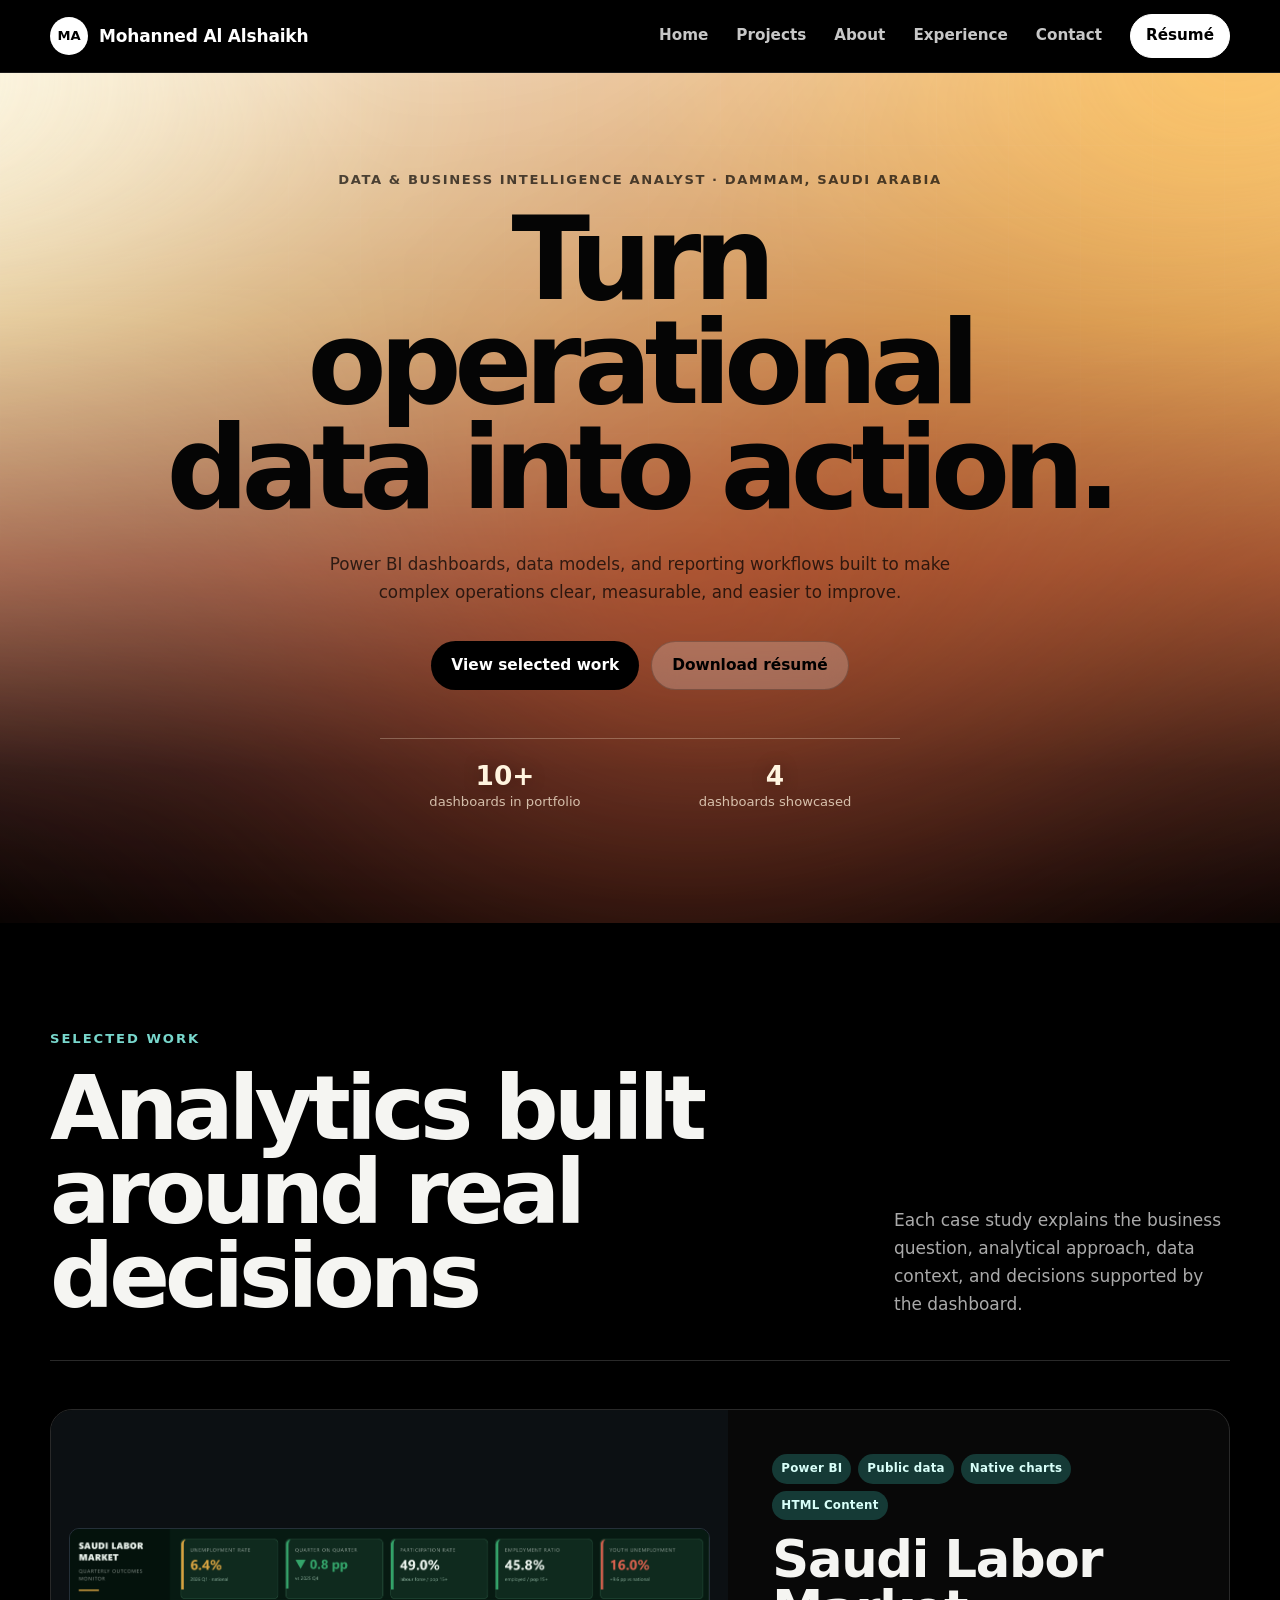
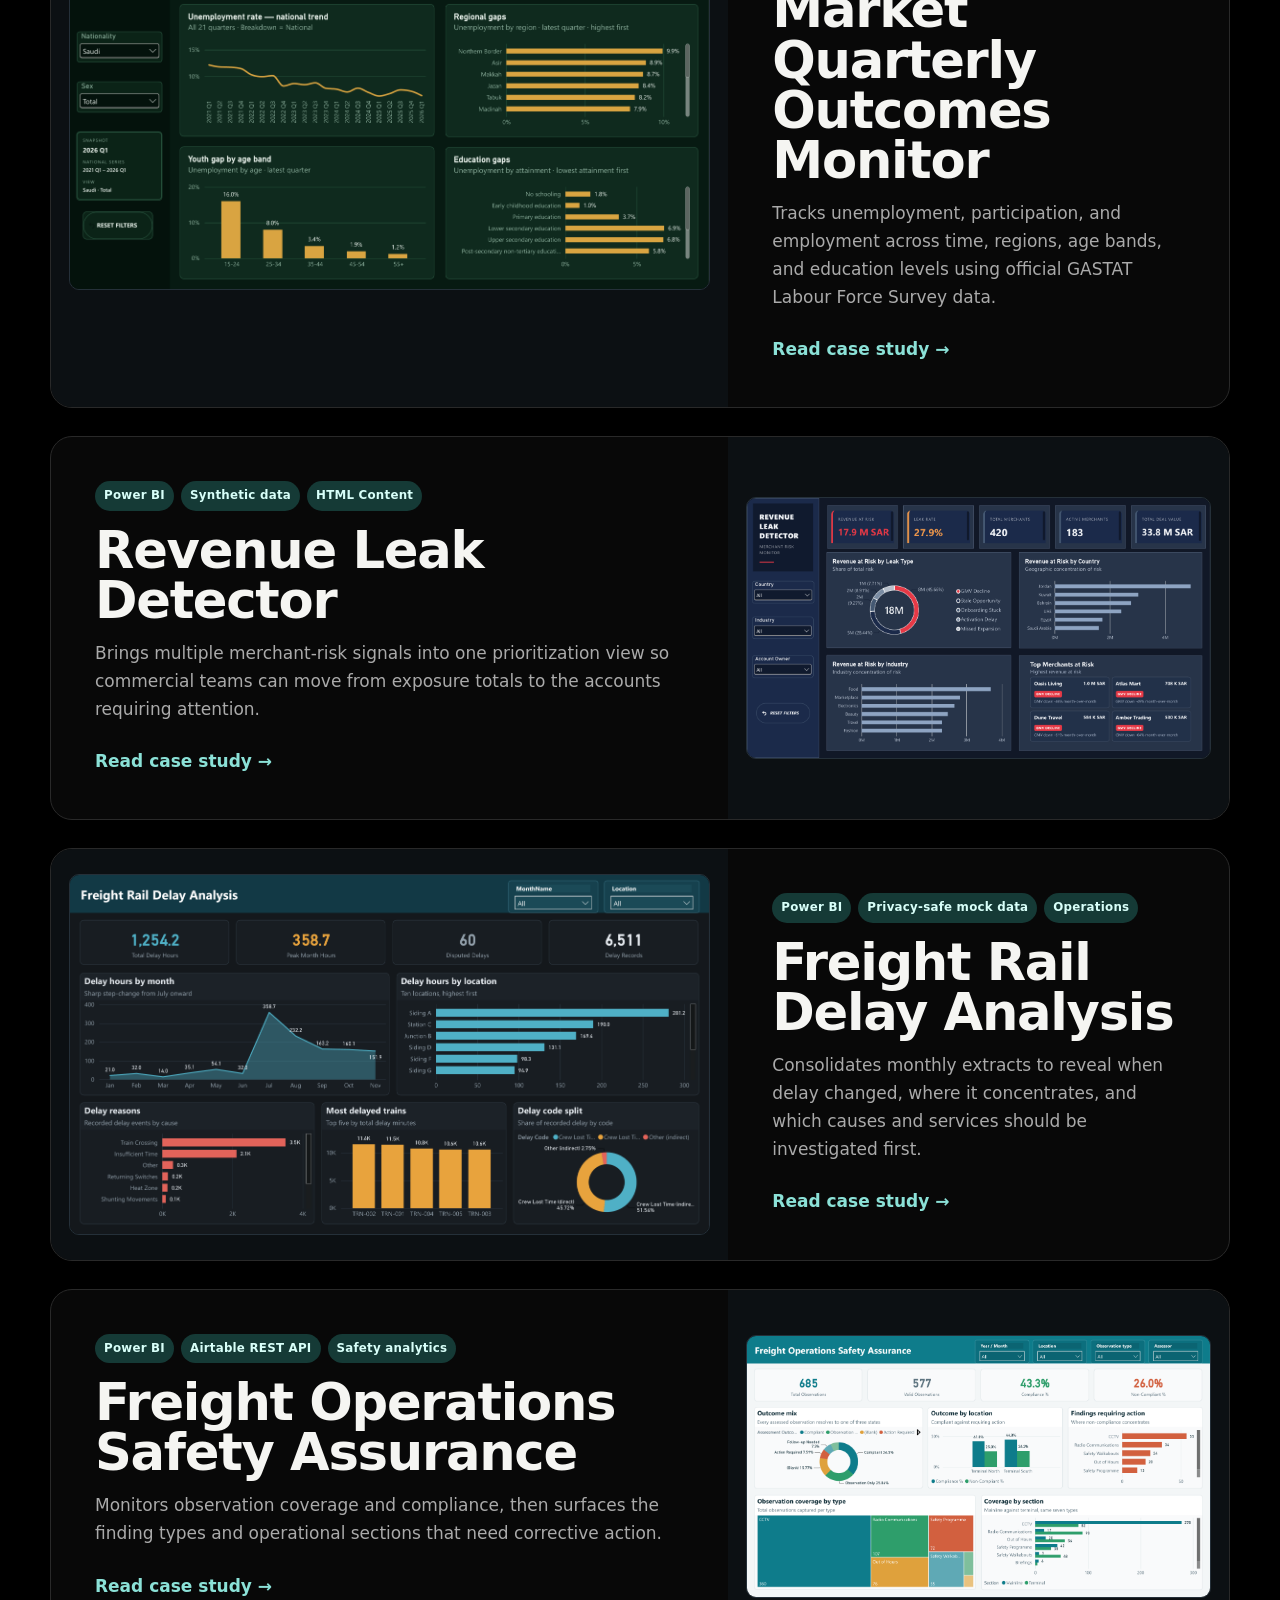
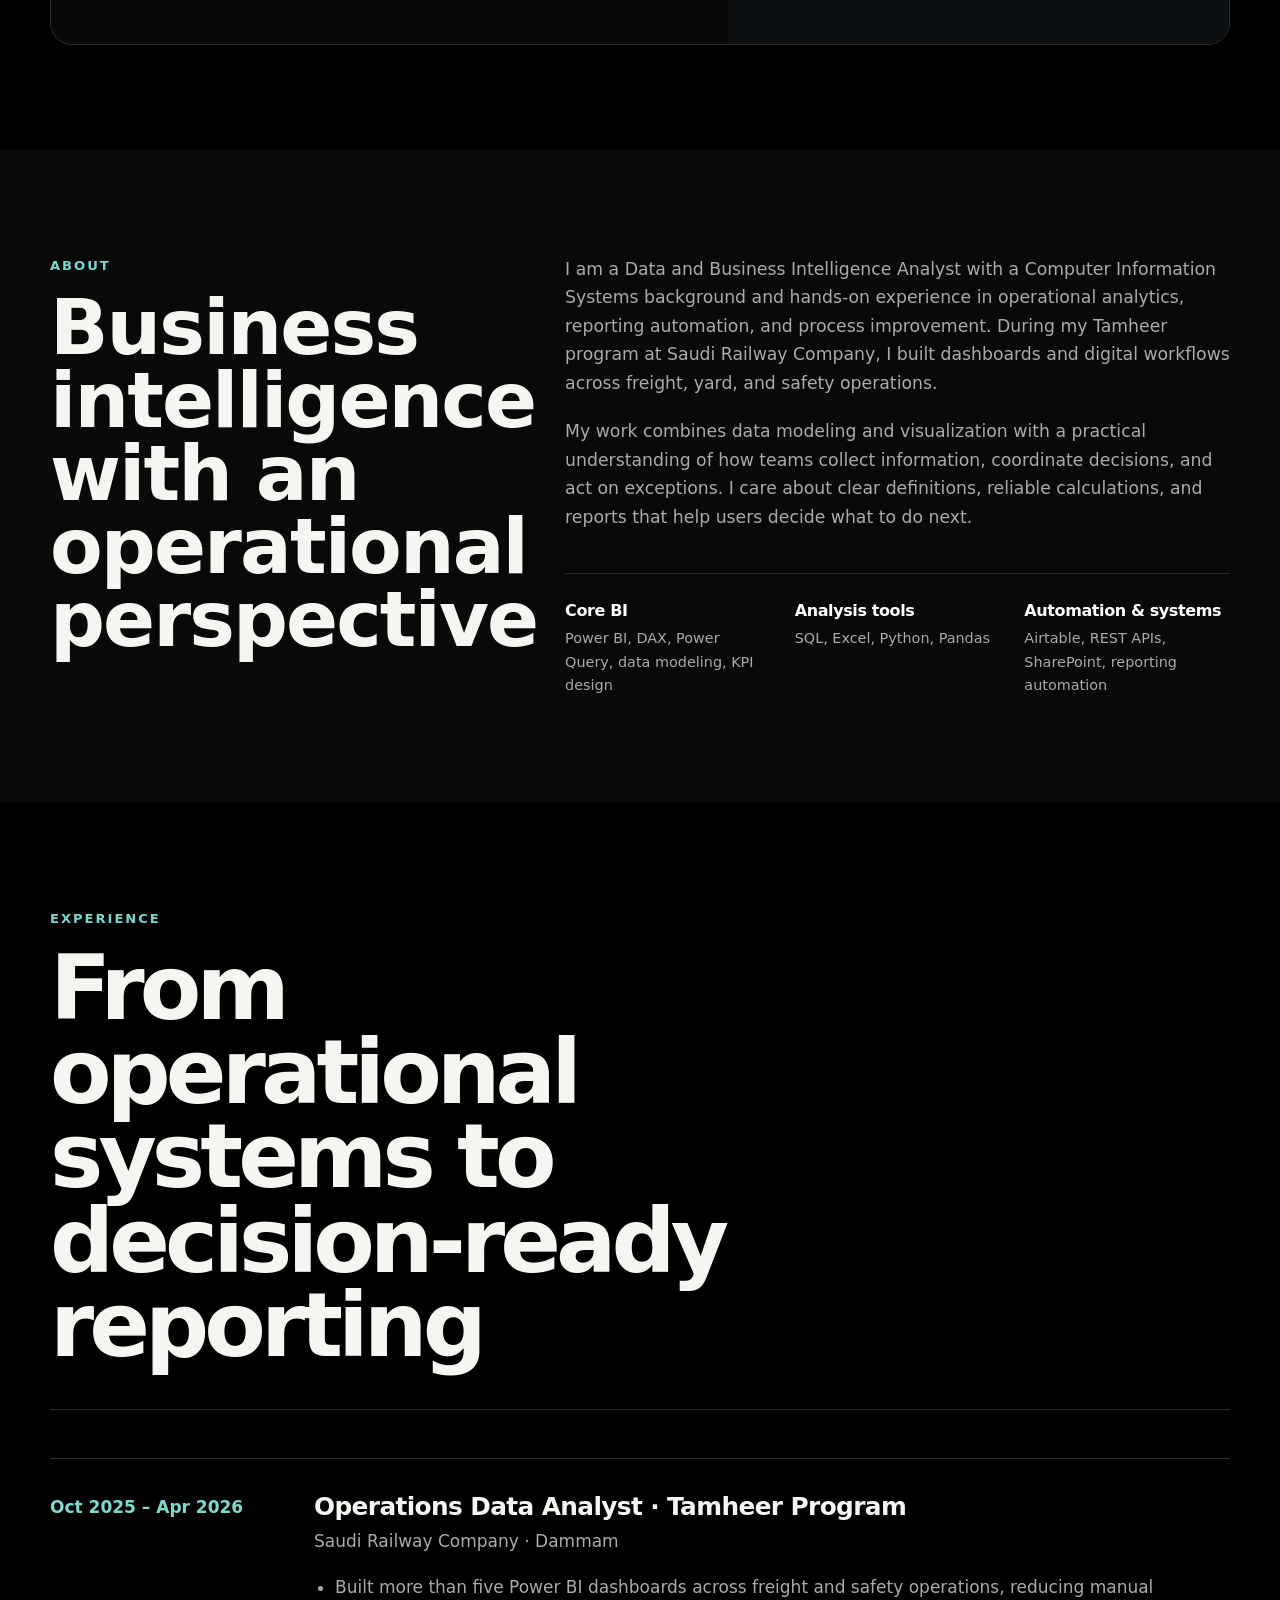
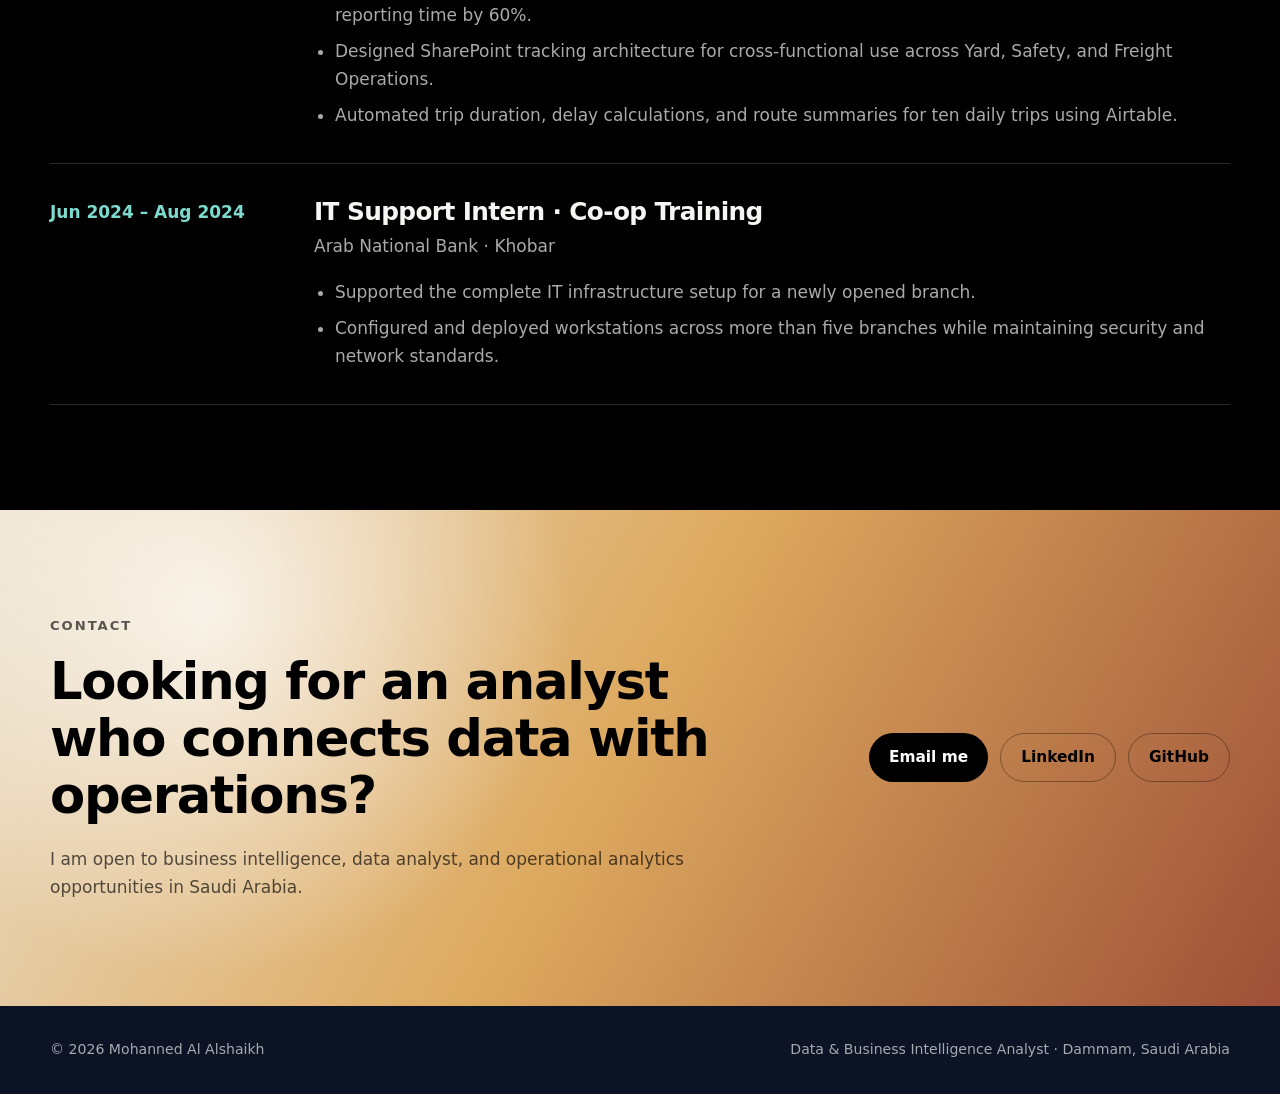
<file: index.html>
<!doctype html>
<html lang="en">
<head>
  <meta charset="utf-8">
  <meta name="viewport" content="width=device-width, initial-scale=1">
  <title>Mohanned Al Alshaikh | Data &amp; Business Intelligence Analyst</title>
  <meta name="description" content="Portfolio of Mohanned Al Alshaikh, a data and business intelligence analyst specializing in Power BI, data modeling, operational analytics, and reporting automation.">
  <meta name="theme-color" content="#0b1324">
  <meta property="og:title" content="Mohanned Al Alshaikh | Data &amp; Business Intelligence Analyst">
  <meta property="og:description" content="Power BI dashboards and operational analytics case studies built to turn complex data into clear decisions.">
  <meta property="og:type" content="website">
  <meta property="og:url" content="https://mohanned-alshaikh.github.io/">
  <meta property="og:image" content="https://mohanned-alshaikh.github.io/assets/images/saudi-labor-market-full.png">
  <link rel="canonical" href="https://mohanned-alshaikh.github.io/">
  <link rel="icon" href="assets/favicon.svg" type="image/svg+xml">
  <link rel="stylesheet" href="assets/css/styles.css">
  <script src="assets/js/main.js" defer></script>
</head>
<body>
  <a class="skip-link" href="#main">Skip to content</a>
  <header class="site-header" data-header>
    <div class="container nav-wrap">
      <a class="brand" href="index.html" aria-label="Mohanned Al Alshaikh home">
        <span class="brand-mark" aria-hidden="true">MA</span>
        <span>Mohanned Al Alshaikh</span>
      </a>
      <button class="nav-toggle" type="button" aria-expanded="false" aria-controls="site-nav" data-nav-toggle>Menu</button>
      <nav class="site-nav" id="site-nav" aria-label="Primary navigation" data-nav>
        <a href="index.html" aria-current="page">Home</a>
        <a href="#work">Projects</a>
        <a href="#about">About</a>
        <a href="#experience">Experience</a>
        <a href="#contact">Contact</a>
        <a class="nav-resume" href="assets/resume/mohanned-alshaikh-cv.pdf" target="_blank" rel="noreferrer">Résumé</a>
      </nav>
    </div>
  </header>

  <main id="main">
    <section class="hero">
      <canvas class="hero-motion" data-hero-motion aria-hidden="true"></canvas>
      <div class="container hero-grid">
        <div class="hero-copy">
          <p class="eyebrow">Data &amp; Business Intelligence Analyst · Dammam, Saudi Arabia</p>
          <h1>Turn operational data into action.</h1>
          <p class="hero-lead">Power BI dashboards, data models, and reporting workflows built to make complex operations clear, measurable, and easier to improve.</p>
          <div class="hero-actions">
            <a class="button button-primary" href="#work">View selected work</a>
            <a class="button button-secondary" href="assets/resume/mohanned-alshaikh-cv.pdf" target="_blank" rel="noreferrer">Download résumé</a>
          </div>
          <ul class="hero-facts" aria-label="Professional highlights">
            <li><strong>10+</strong><span>dashboards in portfolio</span></li>
            <li><strong>4</strong><span>dashboards showcased</span></li>
          </ul>
        </div>
      </div>
    </section>

    <section class="section" id="work">
      <div class="container">
        <div class="section-heading">
          <div>
            <p class="eyebrow">Selected work</p>
            <h2>Analytics built around real decisions</h2>
          </div>
          <p>Each case study explains the business question, analytical approach, data context, and decisions supported by the dashboard.</p>
        </div>

        <div class="project-grid">
          <article class="project-card project-card-featured">
            <a class="project-image" href="projects/saudi-labor-market.html">
              <img src="assets/images/saudi-labor-market-full.png" alt="Saudi Labor Market Quarterly Outcomes Monitor with native analytical charts" width="2667" height="1500" loading="lazy">
            </a>
            <div class="project-card-body">
              <div class="project-meta"><span>Power BI</span><span>Public data</span><span>Native charts</span><span>HTML Content</span></div>
              <h3><a href="projects/saudi-labor-market.html">Saudi Labor Market Quarterly Outcomes Monitor</a></h3>
              <p>Tracks unemployment, participation, and employment across time, regions, age bands, and education levels using official GASTAT Labour Force Survey data.</p>
              <a class="text-link" href="projects/saudi-labor-market.html">Read case study <span aria-hidden="true">→</span></a>
            </div>
          </article>

          <article class="project-card">
            <a class="project-image" href="projects/revenue-leak-detector.html">
              <img src="assets/images/revenue-leak-detector-full.png" alt="Revenue Leak Detector merchant risk dashboard" width="2667" height="1500" loading="lazy">
            </a>
            <div class="project-card-body">
              <div class="project-meta"><span>Power BI</span><span>Synthetic data</span><span>HTML Content</span></div>
              <h3><a href="projects/revenue-leak-detector.html">Revenue Leak Detector</a></h3>
              <p>Brings multiple merchant-risk signals into one prioritization view so commercial teams can move from exposure totals to the accounts requiring attention.</p>
              <a class="text-link" href="projects/revenue-leak-detector.html">Read case study <span aria-hidden="true">→</span></a>
            </div>
          </article>

          <article class="project-card">
            <a class="project-image" href="projects/freight-delay-analysis.html">
              <img src="assets/images/freight-rail-delay-full.png" alt="Freight Rail Delay Analysis dashboard" width="2667" height="1500" loading="lazy">
            </a>
            <div class="project-card-body">
              <div class="project-meta"><span>Power BI</span><span>Privacy-safe mock data</span><span>Operations</span></div>
              <h3><a href="projects/freight-delay-analysis.html">Freight Rail Delay Analysis</a></h3>
              <p>Consolidates monthly extracts to reveal when delay changed, where it concentrates, and which causes and services should be investigated first.</p>
              <a class="text-link" href="projects/freight-delay-analysis.html">Read case study <span aria-hidden="true">→</span></a>
            </div>
          </article>

          <article class="project-card">
            <a class="project-image" href="projects/safety-assurance.html">
              <img src="assets/images/freight-safety-assurance-full.png" alt="Freight Operations Safety Assurance dashboard" width="2667" height="1500" loading="lazy">
            </a>
            <div class="project-card-body">
              <div class="project-meta"><span>Power BI</span><span>Airtable REST API</span><span>Safety analytics</span></div>
              <h3><a href="projects/safety-assurance.html">Freight Operations Safety Assurance</a></h3>
              <p>Monitors observation coverage and compliance, then surfaces the finding types and operational sections that need corrective action.</p>
              <a class="text-link" href="projects/safety-assurance.html">Read case study <span aria-hidden="true">→</span></a>
            </div>
          </article>
        </div>
      </div>
    </section>

    <section class="section section-tint" id="about">
      <div class="container about-grid">
        <div>
          <p class="eyebrow">About</p>
          <h2>Business intelligence with an operational perspective</h2>
        </div>
        <div class="about-copy">
          <p>I am a Data and Business Intelligence Analyst with a Computer Information Systems background and hands-on experience in operational analytics, reporting automation, and process improvement. During my Tamheer program at Saudi Railway Company, I built dashboards and digital workflows across freight, yard, and safety operations.</p>
          <p>My work combines data modeling and visualization with a practical understanding of how teams collect information, coordinate decisions, and act on exceptions. I care about clear definitions, reliable calculations, and reports that help users decide what to do next.</p>
          <div class="skill-groups">
            <div><h3>Core BI</h3><p>Power BI, DAX, Power Query, data modeling, KPI design</p></div>
            <div><h3>Analysis tools</h3><p>SQL, Excel, Python, Pandas</p></div>
            <div><h3>Automation &amp; systems</h3><p>Airtable, REST APIs, SharePoint, reporting automation</p></div>
          </div>
        </div>
      </div>
    </section>

    <section class="section" id="experience">
      <div class="container">
        <div class="section-heading compact-heading">
          <div><p class="eyebrow">Experience</p><h2>From operational systems to decision-ready reporting</h2></div>
        </div>
        <div class="timeline">
          <article class="timeline-item">
            <div class="timeline-date">Oct 2025 – Apr 2026</div>
            <div>
              <h3>Operations Data Analyst · Tamheer Program</h3>
              <p class="timeline-company">Saudi Railway Company · Dammam</p>
              <ul>
                <li>Built more than five Power BI dashboards across freight and safety operations, reducing manual reporting time by 60%.</li>
                <li>Designed SharePoint tracking architecture for cross-functional use across Yard, Safety, and Freight Operations.</li>
                <li>Automated trip duration, delay calculations, and route summaries for ten daily trips using Airtable.</li>
              </ul>
            </div>
          </article>
          <article class="timeline-item">
            <div class="timeline-date">Jun 2024 – Aug 2024</div>
            <div>
              <h3>IT Support Intern · Co-op Training</h3>
              <p class="timeline-company">Arab National Bank · Khobar</p>
              <ul>
                <li>Supported the complete IT infrastructure setup for a newly opened branch.</li>
                <li>Configured and deployed workstations across more than five branches while maintaining security and network standards.</li>
              </ul>
            </div>
          </article>
        </div>
      </div>
    </section>

    <section class="section contact-section" id="contact">
      <div class="container contact-grid">
        <div>
          <p class="eyebrow">Contact</p>
          <h2>Looking for an analyst who connects data with operations?</h2>
          <p>I am open to business intelligence, data analyst, and operational analytics opportunities in Saudi Arabia.</p>
        </div>
        <div class="contact-actions">
          <a class="button button-light" href="mailto:Mohannedmalshaikh@gmail.com">Email me</a>
          <a class="button button-outline-light" href="https://www.linkedin.com/in/mohanned-alshaikh" target="_blank" rel="noreferrer">LinkedIn</a>
          <a class="button button-outline-light" href="https://github.com/Mohanned-Alshaikh" target="_blank" rel="noreferrer">GitHub</a>
        </div>
      </div>
    </section>
  </main>

  <footer class="site-footer">
    <div class="container footer-wrap">
      <p>© <span data-year>2026</span> Mohanned Al Alshaikh</p>
      <p>Data &amp; Business Intelligence Analyst · Dammam, Saudi Arabia</p>
    </div>
  </footer>
  <!-- Cloudflare Web Analytics -->
  <script type="module" src="https://static.cloudflareinsights.com/beacon.min.js" data-cf-beacon='{"token":"c139c2909b01498e81548e8261642d7d"}'></script>
  <!-- End Cloudflare Web Analytics -->
</body>
</html>
</file>
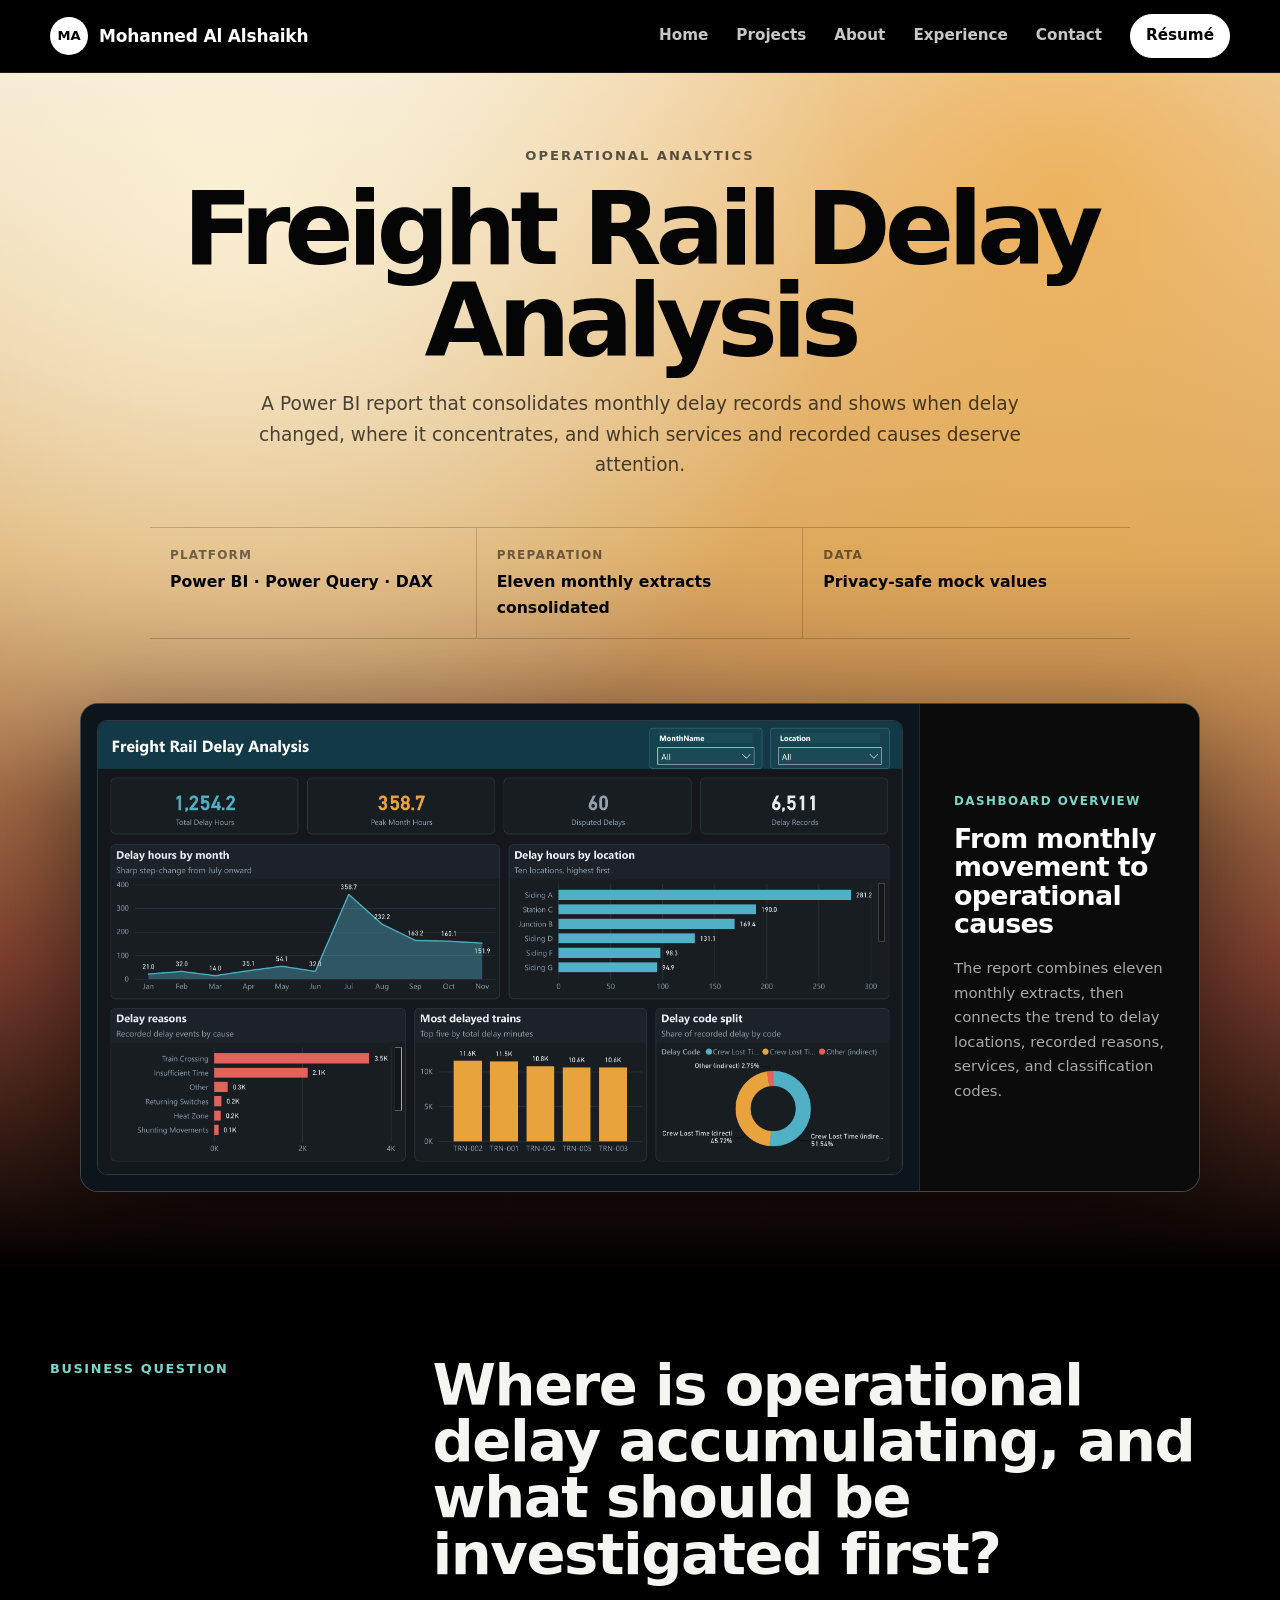
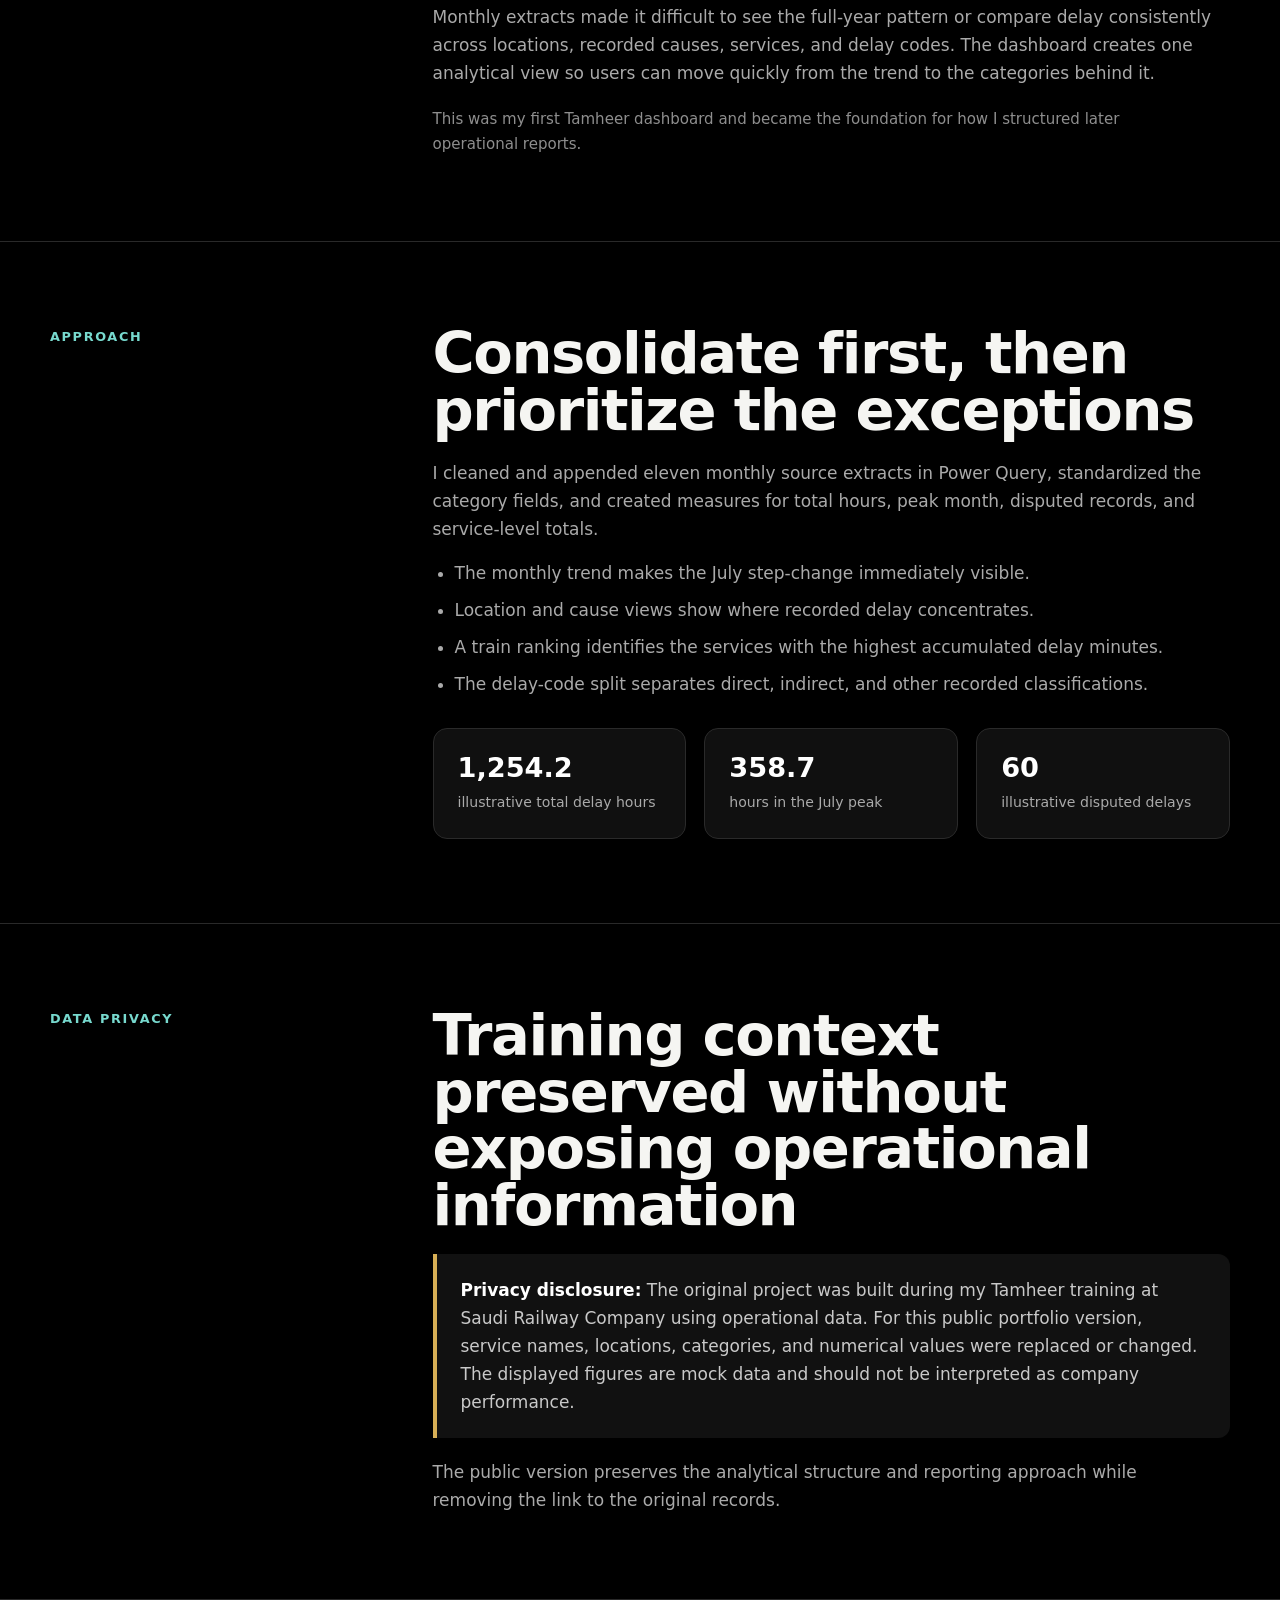
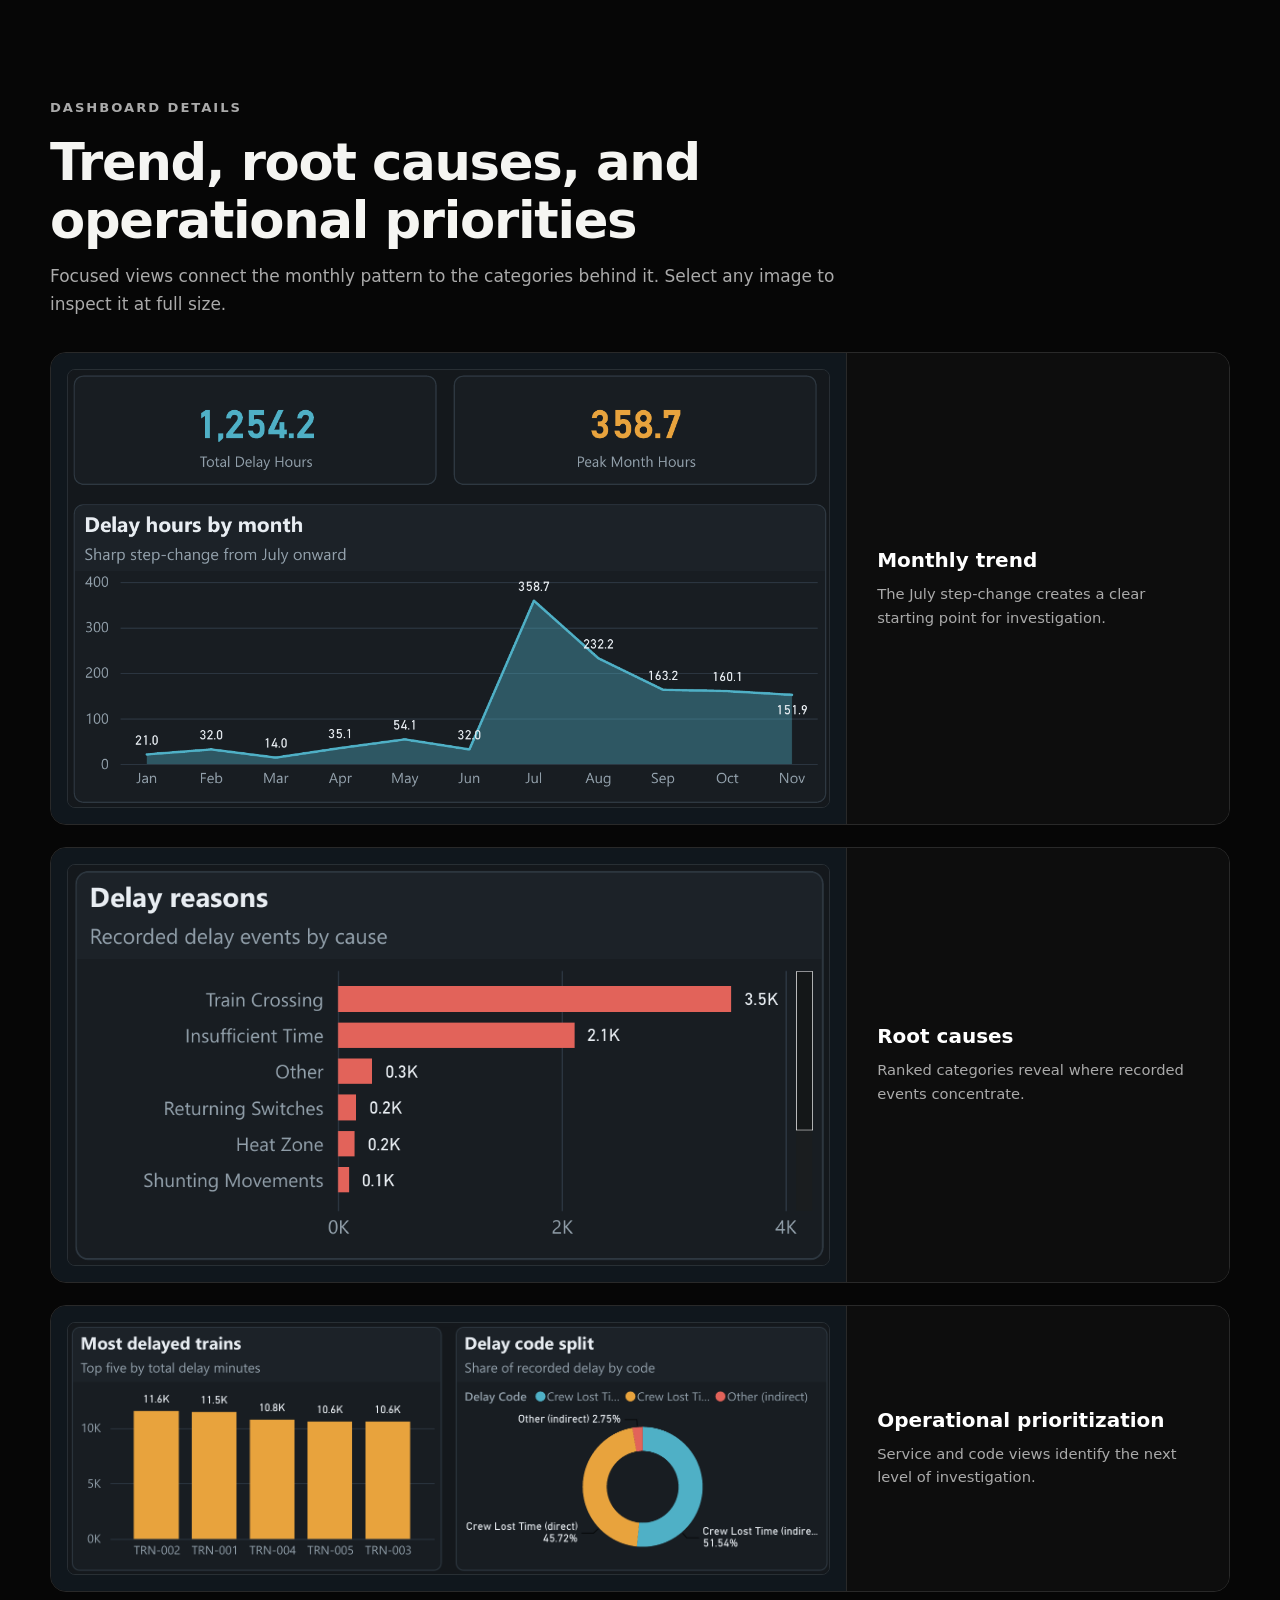
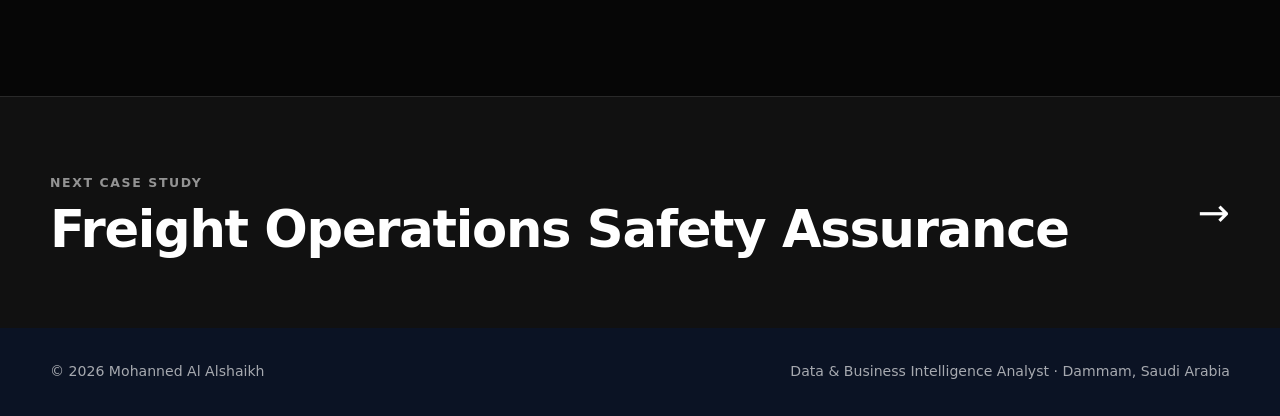
<file: projects/freight-delay-analysis.html>
<!doctype html>
<html lang="en">
<head>
  <meta charset="utf-8">
  <meta name="viewport" content="width=device-width, initial-scale=1">
  <title>Freight Rail Delay Analysis | Mohanned Al Alshaikh</title>
  <meta name="description" content="Power BI case study analyzing freight rail delay hours by month, location, cause, service, and delay code using privacy-safe mock data.">
  <meta name="theme-color" content="#0b1324">
  <link rel="canonical" href="https://mohanned-alshaikh.github.io/projects/freight-delay-analysis.html">
  <link rel="icon" href="../assets/favicon.svg" type="image/svg+xml">
  <link rel="stylesheet" href="../assets/css/styles.css">
  <script src="../assets/js/main.js" defer></script>
</head>
<body>
  <a class="skip-link" href="#main">Skip to content</a>
  <header class="site-header"><div class="container nav-wrap"><a class="brand" href="../index.html" aria-label="Mohanned Al Alshaikh home"><span class="brand-mark" aria-hidden="true">MA</span><span>Mohanned Al Alshaikh</span></a><button class="nav-toggle" type="button" aria-expanded="false" aria-controls="site-nav" data-nav-toggle>Menu</button><nav class="site-nav" id="site-nav" aria-label="Primary navigation" data-nav><a href="../index.html">Home</a><a href="../index.html#work">Projects</a><a href="../index.html#about">About</a><a href="../index.html#experience">Experience</a><a href="../index.html#contact">Contact</a><a class="nav-resume" href="../assets/resume/mohanned-alshaikh-cv.pdf" target="_blank" rel="noreferrer">Résumé</a></nav></div></header>
  <main id="main">
    <section class="project-hero"><div class="container"><div class="project-hero-grid"><div><p class="eyebrow">Operational analytics</p><h1>Freight Rail Delay Analysis</h1><p class="project-summary">A Power BI report that consolidates monthly delay records and shows when delay changed, where it concentrates, and which services and recorded causes deserve attention.</p></div><ul class="project-facts"><li><span>Platform</span><strong>Power BI · Power Query · DAX</strong></li><li><span>Preparation</span><strong>Eleven monthly extracts consolidated</strong></li><li><span>Data</span><strong>Privacy-safe mock values</strong></li></ul></div><figure class="hero-shot"><div class="hero-shot-media"><img src="../assets/images/freight-rail-delay-full.png" alt="Freight Rail Delay Analysis dashboard with KPIs, monthly trend, locations, causes, trains, and delay codes" width="2667" height="1500"></div><figcaption class="hero-shot-copy"><span>Dashboard overview</span><h2>From monthly movement to operational causes</h2><p>The report combines eleven monthly extracts, then connects the trend to delay locations, recorded reasons, services, and classification codes.</p></figcaption></figure></div></section>

    <section class="case-section"><div class="container case-grid"><p class="case-label">Business question</p><div class="case-copy"><h2>Where is operational delay accumulating, and what should be investigated first?</h2><p>Monthly extracts made it difficult to see the full-year pattern or compare delay consistently across locations, recorded causes, services, and delay codes. The dashboard creates one analytical view so users can move quickly from the trend to the categories behind it.</p><p class="supporting-detail">This was my first Tamheer dashboard and became the foundation for how I structured later operational reports.</p></div></div></section>

    <section class="case-section"><div class="container case-grid"><p class="case-label">Approach</p><div class="case-copy"><h2>Consolidate first, then prioritize the exceptions</h2><p>I cleaned and appended eleven monthly source extracts in Power Query, standardized the category fields, and created measures for total hours, peak month, disputed records, and service-level totals.</p><ul><li>The monthly trend makes the July step-change immediately visible.</li><li>Location and cause views show where recorded delay concentrates.</li><li>A train ranking identifies the services with the highest accumulated delay minutes.</li><li>The delay-code split separates direct, indirect, and other recorded classifications.</li></ul><div class="insight-grid"><div class="insight"><strong>1,254.2</strong><span>illustrative total delay hours</span></div><div class="insight"><strong>358.7</strong><span>hours in the July peak</span></div><div class="insight"><strong>60</strong><span>illustrative disputed delays</span></div></div></div></div></section>

    <section class="case-section"><div class="container case-grid"><p class="case-label">Data privacy</p><div class="case-copy"><h2>Training context preserved without exposing operational information</h2><p class="disclosure"><strong>Privacy disclosure:</strong> The original project was built during my Tamheer training at Saudi Railway Company using operational data. For this public portfolio version, service names, locations, categories, and numerical values were replaced or changed. The displayed figures are mock data and should not be interpreted as company performance.</p><p>The public version preserves the analytical structure and reporting approach while removing the link to the original records.</p></div></div></section>

    <section class="gallery-section"><div class="container"><div class="gallery-heading"><p class="eyebrow">Dashboard details</p><h2>Trend, root causes, and operational priorities</h2><p>Focused views connect the monthly pattern to the categories behind it. Select any image to inspect it at full size.</p></div><div class="gallery-grid"><figure class="gallery-item gallery-item-wide"><button class="image-button" type="button" data-expand-image data-caption="Monthly delay trend and executive KPIs"><img src="../assets/images/freight-rail-delay-trend.png" alt="Monthly delay hours showing a sharp illustrative increase in July" width="1306" height="750" loading="lazy"></button><figcaption><strong>Monthly trend</strong><p>The July step-change creates a clear starting point for investigation.</p></figcaption></figure><figure class="gallery-item"><button class="image-button" type="button" data-expand-image data-caption="Recorded delay events by cause"><img src="../assets/images/freight-rail-delay-reasons.png" alt="Delay reasons ranked by recorded events, led by train crossing and insufficient time" width="996" height="523" loading="lazy"></button><figcaption><strong>Root causes</strong><p>Ranked categories reveal where recorded events concentrate.</p></figcaption></figure><figure class="gallery-item"><button class="image-button" type="button" data-expand-image data-caption="Most delayed services and delay-code split"><img src="../assets/images/freight-rail-delay-prioritization.png" alt="Five most delayed trains and distribution of direct, indirect, and other delay codes" width="1586" height="523" loading="lazy"></button><figcaption><strong>Operational prioritization</strong><p>Service and code views identify the next level of investigation.</p></figcaption></figure></div></div></section>

    <section class="next-project"><a class="container" href="safety-assurance.html"><div><span>Next case study</span><h2>Freight Operations Safety Assurance</h2></div><div class="next-arrow" aria-hidden="true">→</div></a></section>
  </main>
  <footer class="site-footer"><div class="container footer-wrap"><p>© <span data-year>2026</span> Mohanned Al Alshaikh</p><p>Data &amp; Business Intelligence Analyst · Dammam, Saudi Arabia</p></div></footer>
  <dialog class="lightbox" data-lightbox><img alt="Expanded dashboard detail"><div class="lightbox-bar"><span data-lightbox-caption></span><form method="dialog"><button class="lightbox-close" type="submit">Close</button></form></div></dialog>
  <!-- Cloudflare Web Analytics -->
  <script type="module" src="https://static.cloudflareinsights.com/beacon.min.js" data-cf-beacon='{"token":"c139c2909b01498e81548e8261642d7d"}'></script>
  <!-- End Cloudflare Web Analytics -->
</body>
</html>
</file>
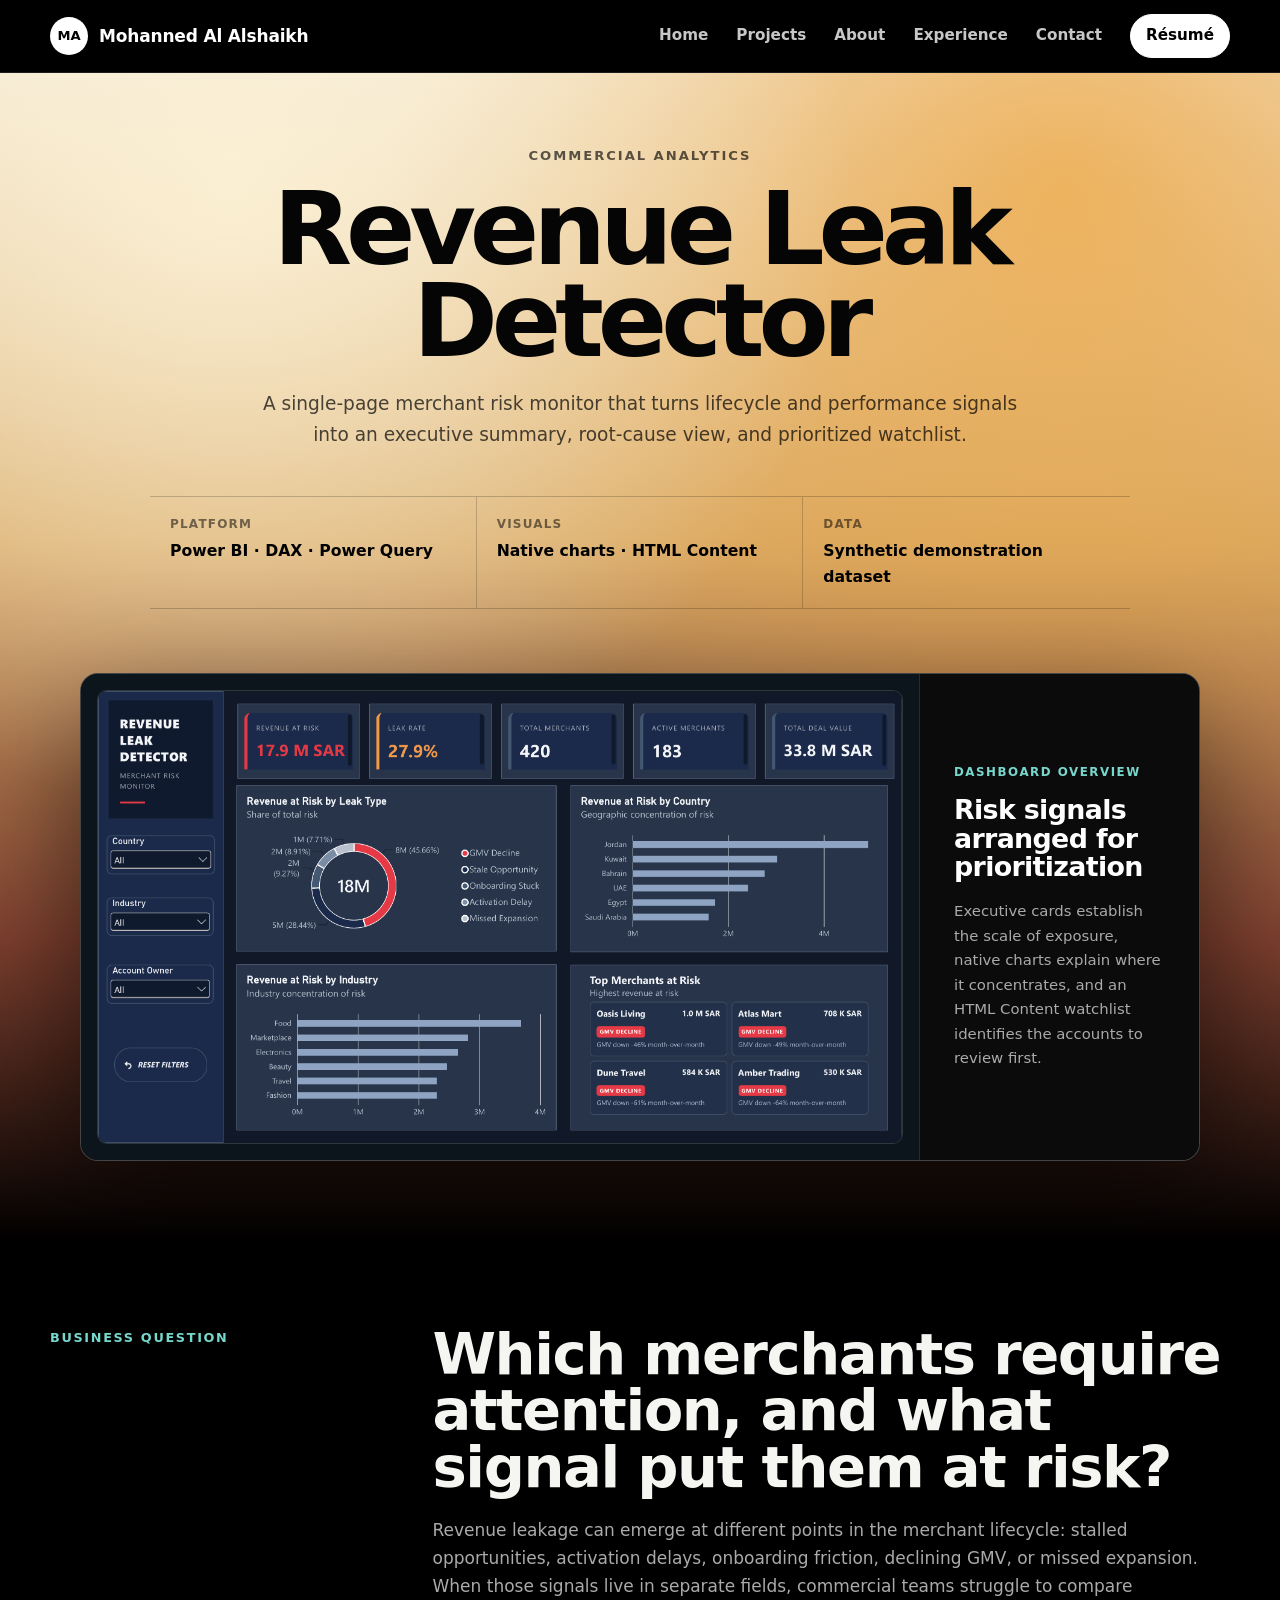
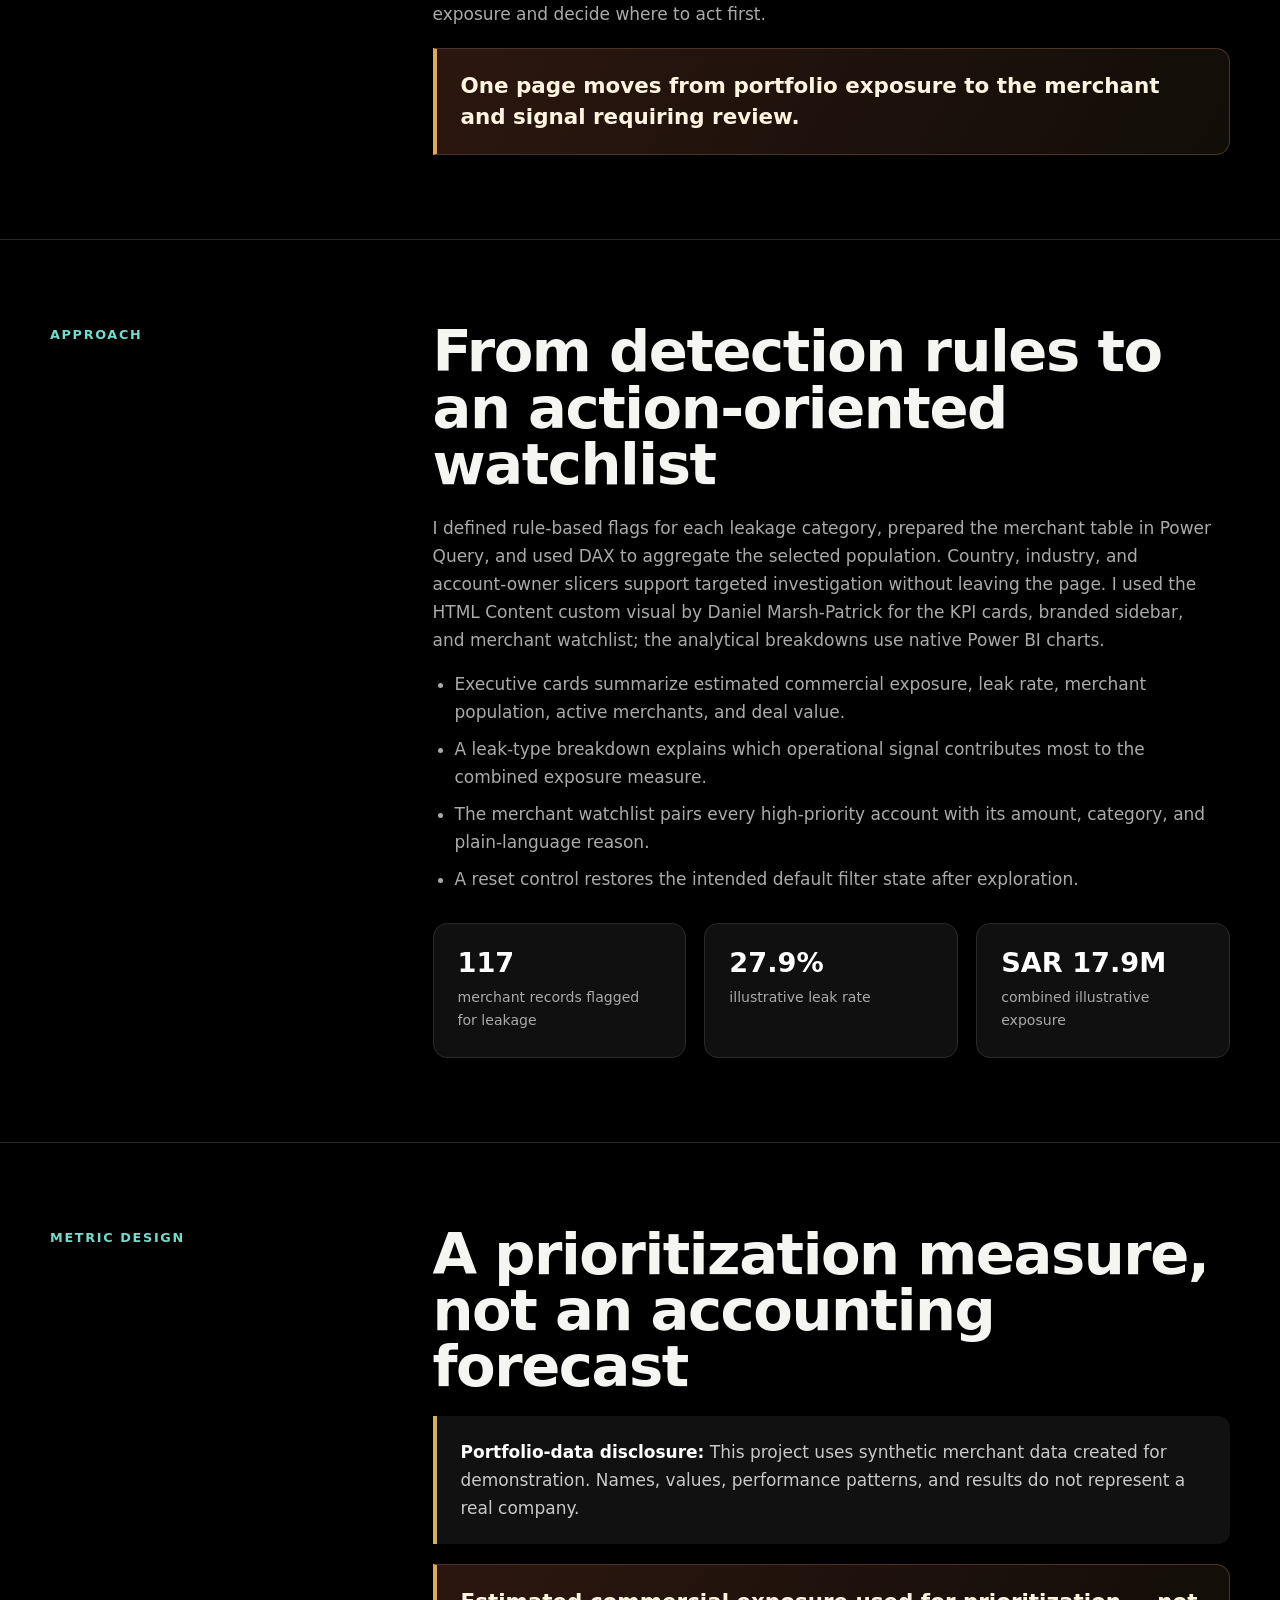
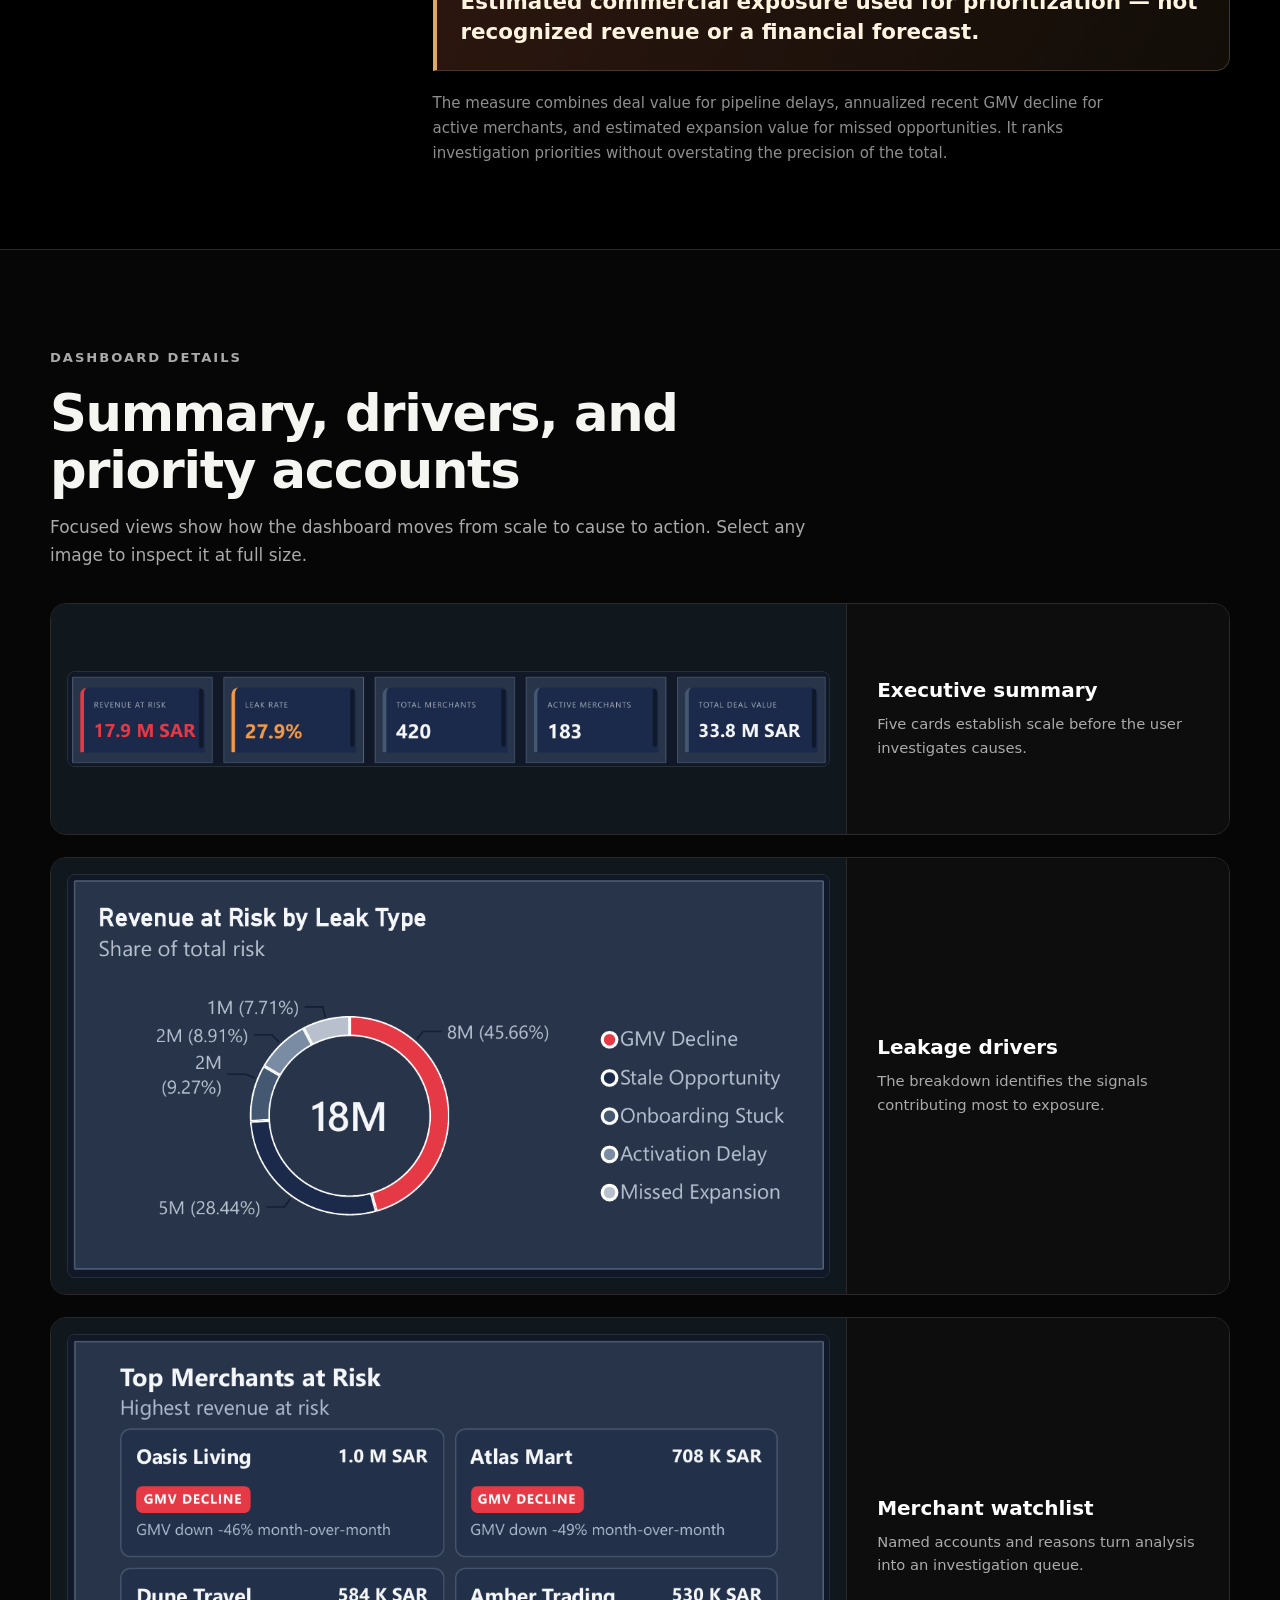
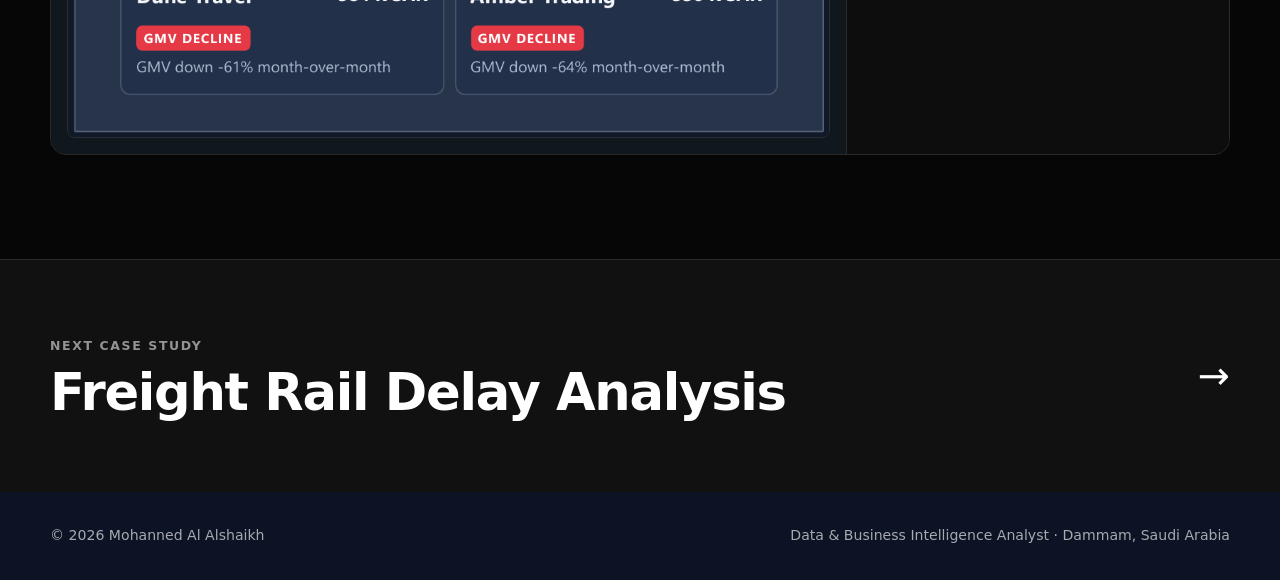
<file: projects/revenue-leak-detector.html>
<!doctype html>
<html lang="en">
<head>
  <meta charset="utf-8">
  <meta name="viewport" content="width=device-width, initial-scale=1">
  <title>Revenue Leak Detector | Mohanned Al Alshaikh</title>
  <meta name="description" content="Power BI case study that identifies merchant revenue leakage signals and prioritizes accounts for commercial investigation.">
  <meta name="theme-color" content="#0b1324">
  <link rel="canonical" href="https://mohanned-alshaikh.github.io/projects/revenue-leak-detector.html">
  <link rel="icon" href="../assets/favicon.svg" type="image/svg+xml">
  <link rel="stylesheet" href="../assets/css/styles.css">
  <script src="../assets/js/main.js" defer></script>
</head>
<body>
  <a class="skip-link" href="#main">Skip to content</a>
  <header class="site-header"><div class="container nav-wrap"><a class="brand" href="../index.html" aria-label="Mohanned Al Alshaikh home"><span class="brand-mark" aria-hidden="true">MA</span><span>Mohanned Al Alshaikh</span></a><button class="nav-toggle" type="button" aria-expanded="false" aria-controls="site-nav" data-nav-toggle>Menu</button><nav class="site-nav" id="site-nav" aria-label="Primary navigation" data-nav><a href="../index.html">Home</a><a href="../index.html#work">Projects</a><a href="../index.html#about">About</a><a href="../index.html#experience">Experience</a><a href="../index.html#contact">Contact</a><a class="nav-resume" href="../assets/resume/mohanned-alshaikh-cv.pdf" target="_blank" rel="noreferrer">Résumé</a></nav></div></header>
  <main id="main">
    <section class="project-hero"><div class="container"><div class="project-hero-grid"><div><p class="eyebrow">Commercial analytics</p><h1>Revenue Leak Detector</h1><p class="project-summary">A single-page merchant risk monitor that turns lifecycle and performance signals into an executive summary, root-cause view, and prioritized watchlist.</p></div><ul class="project-facts"><li><span>Platform</span><strong>Power BI · DAX · Power Query</strong></li><li><span>Visuals</span><strong>Native charts · HTML Content</strong></li><li><span>Data</span><strong>Synthetic demonstration dataset</strong></li></ul></div><figure class="hero-shot"><div class="hero-shot-media"><img src="../assets/images/revenue-leak-detector-full.png" alt="Revenue Leak Detector dashboard with commercial exposure KPIs, risk breakdowns, and a merchant watchlist" width="2667" height="1500"></div><figcaption class="hero-shot-copy"><span>Dashboard overview</span><h2>Risk signals arranged for prioritization</h2><p>Executive cards establish the scale of exposure, native charts explain where it concentrates, and an HTML Content watchlist identifies the accounts to review first.</p></figcaption></figure></div></section>

    <section class="case-section"><div class="container case-grid"><p class="case-label">Business question</p><div class="case-copy"><h2>Which merchants require attention, and what signal put them at risk?</h2><p>Revenue leakage can emerge at different points in the merchant lifecycle: stalled opportunities, activation delays, onboarding friction, declining GMV, or missed expansion. When those signals live in separate fields, commercial teams struggle to compare exposure and decide where to act first.</p><p class="key-takeaway">One page moves from portfolio exposure to the merchant and signal requiring review.</p></div></div></section>

    <section class="case-section"><div class="container case-grid"><p class="case-label">Approach</p><div class="case-copy"><h2>From detection rules to an action-oriented watchlist</h2><p>I defined rule-based flags for each leakage category, prepared the merchant table in Power Query, and used DAX to aggregate the selected population. Country, industry, and account-owner slicers support targeted investigation without leaving the page. I used the HTML Content custom visual by Daniel Marsh-Patrick for the KPI cards, branded sidebar, and merchant watchlist; the analytical breakdowns use native Power BI charts.</p><ul><li>Executive cards summarize estimated commercial exposure, leak rate, merchant population, active merchants, and deal value.</li><li>A leak-type breakdown explains which operational signal contributes most to the combined exposure measure.</li><li>The merchant watchlist pairs every high-priority account with its amount, category, and plain-language reason.</li><li>A reset control restores the intended default filter state after exploration.</li></ul><div class="insight-grid"><div class="insight"><strong>117</strong><span>merchant records flagged for leakage</span></div><div class="insight"><strong>27.9%</strong><span>illustrative leak rate</span></div><div class="insight"><strong>SAR 17.9M</strong><span>combined illustrative exposure</span></div></div></div></div></section>

    <section class="case-section"><div class="container case-grid"><p class="case-label">Metric design</p><div class="case-copy"><h2>A prioritization measure, not an accounting forecast</h2><p class="disclosure"><strong>Portfolio-data disclosure:</strong> This project uses synthetic merchant data created for demonstration. Names, values, performance patterns, and results do not represent a real company.</p><p class="key-takeaway">Estimated commercial exposure used for prioritization — not recognized revenue or a financial forecast.</p><p class="supporting-detail">The measure combines deal value for pipeline delays, annualized recent GMV decline for active merchants, and estimated expansion value for missed opportunities. It ranks investigation priorities without overstating the precision of the total.</p></div></div></section>

    <section class="gallery-section"><div class="container"><div class="gallery-heading"><p class="eyebrow">Dashboard details</p><h2>Summary, drivers, and priority accounts</h2><p>Focused views show how the dashboard moves from scale to cause to action. Select any image to inspect it at full size.</p></div><div class="gallery-grid"><figure class="gallery-item gallery-item-wide"><button class="image-button" type="button" data-expand-image data-caption="Executive merchant-risk summary"><img src="../assets/images/revenue-leak-detector-kpis.png" alt="Five executive cards summarizing commercial exposure, leak rate, merchant counts, and deal value" width="2202" height="272" loading="lazy"></button><figcaption><strong>Executive summary</strong><p>Five cards establish scale before the user investigates causes.</p></figcaption></figure><figure class="gallery-item"><button class="image-button" type="button" data-expand-image data-caption="Commercial exposure by leakage signal"><img src="../assets/images/revenue-leak-detector-leak-types.png" alt="Commercial exposure divided across GMV decline, stale opportunity, onboarding, activation, and missed expansion signals" width="1078" height="570" loading="lazy"></button><figcaption><strong>Leakage drivers</strong><p>The breakdown identifies the signals contributing most to exposure.</p></figcaption></figure><figure class="gallery-item"><button class="image-button" type="button" data-expand-image data-caption="Top merchants at risk watchlist"><img src="../assets/images/revenue-leak-detector-risk-merchants.png" alt="Top merchants at risk with illustrative exposure amounts and month-over-month GMV decline reasons" width="1070" height="565" loading="lazy"></button><figcaption><strong>Merchant watchlist</strong><p>Named accounts and reasons turn analysis into an investigation queue.</p></figcaption></figure></div></div></section>

    <section class="next-project"><a class="container" href="freight-delay-analysis.html"><div><span>Next case study</span><h2>Freight Rail Delay Analysis</h2></div><div class="next-arrow" aria-hidden="true">→</div></a></section>
  </main>
  <footer class="site-footer"><div class="container footer-wrap"><p>© <span data-year>2026</span> Mohanned Al Alshaikh</p><p>Data &amp; Business Intelligence Analyst · Dammam, Saudi Arabia</p></div></footer>
  <dialog class="lightbox" data-lightbox><img alt="Expanded dashboard detail"><div class="lightbox-bar"><span data-lightbox-caption></span><form method="dialog"><button class="lightbox-close" type="submit">Close</button></form></div></dialog>
  <!-- Cloudflare Web Analytics -->
  <script type="module" src="https://static.cloudflareinsights.com/beacon.min.js" data-cf-beacon='{"token":"c139c2909b01498e81548e8261642d7d"}'></script>
  <!-- End Cloudflare Web Analytics -->
</body>
</html>
</file>
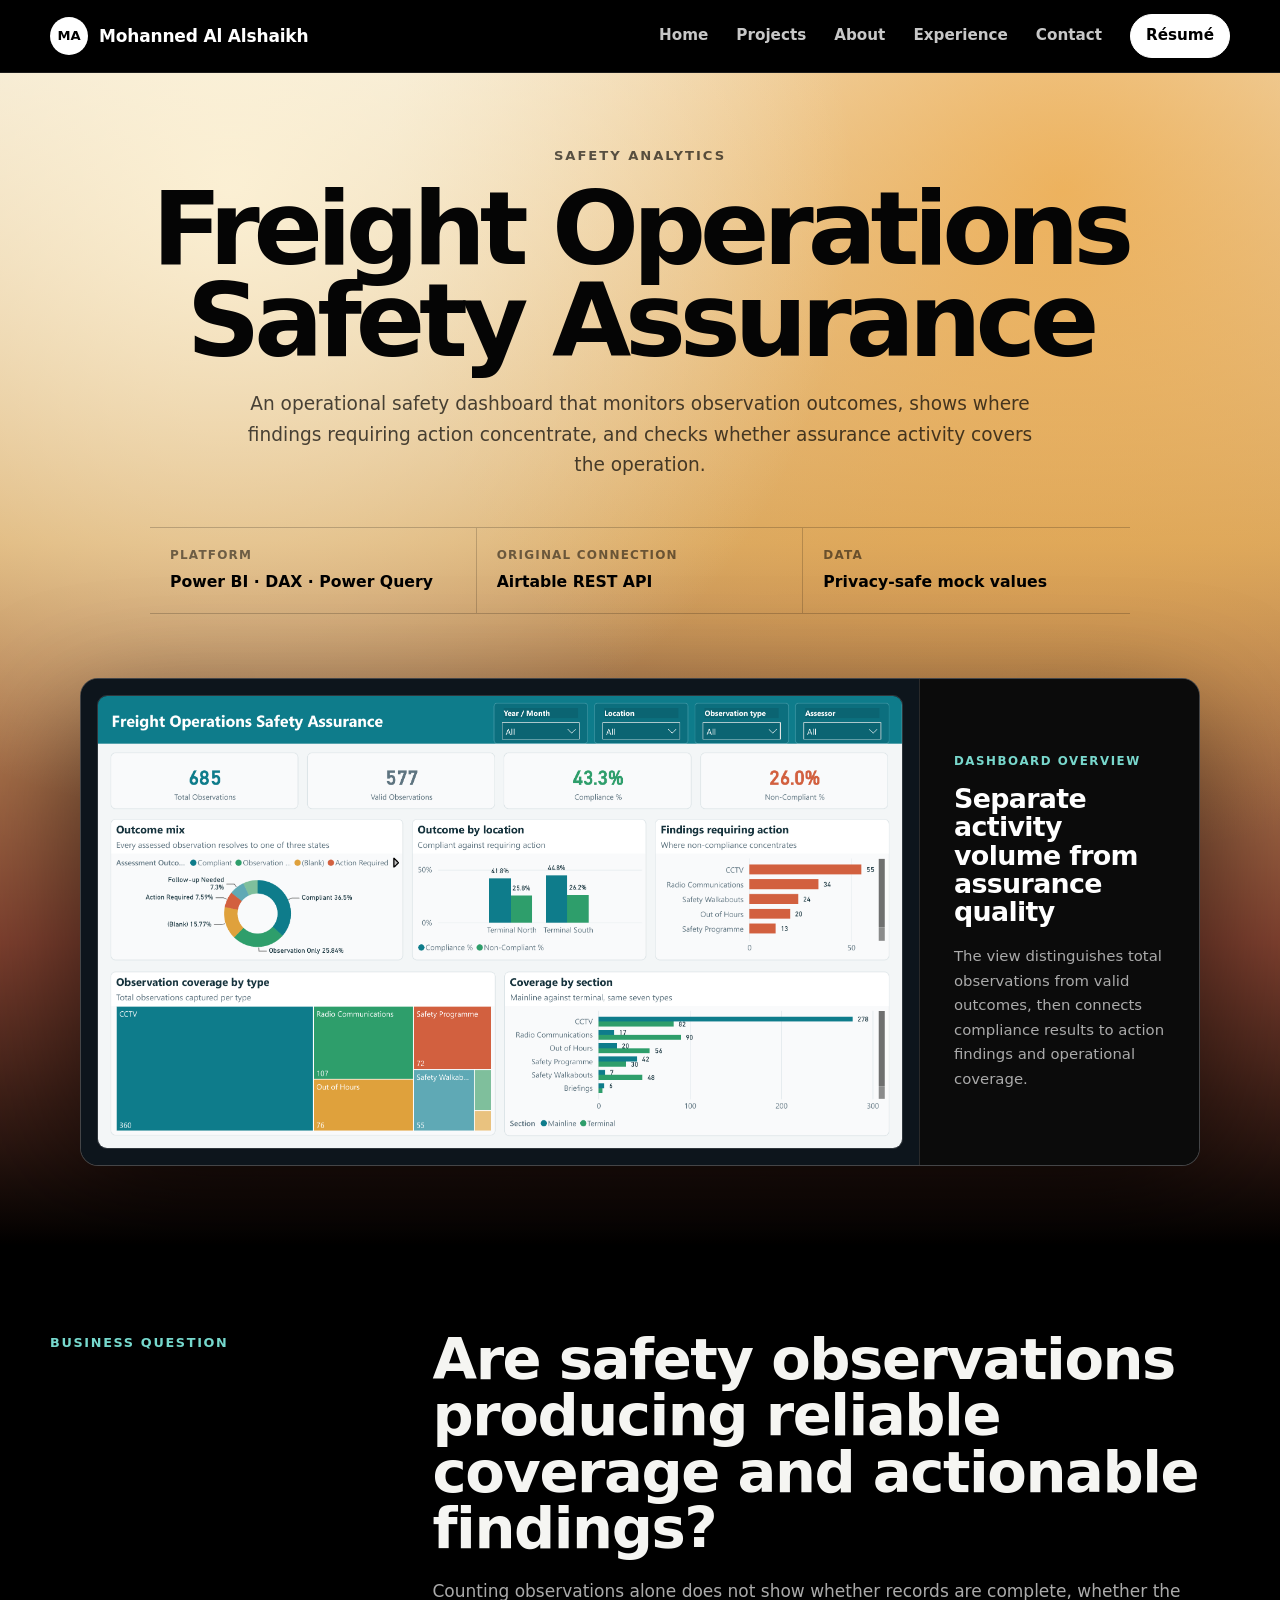
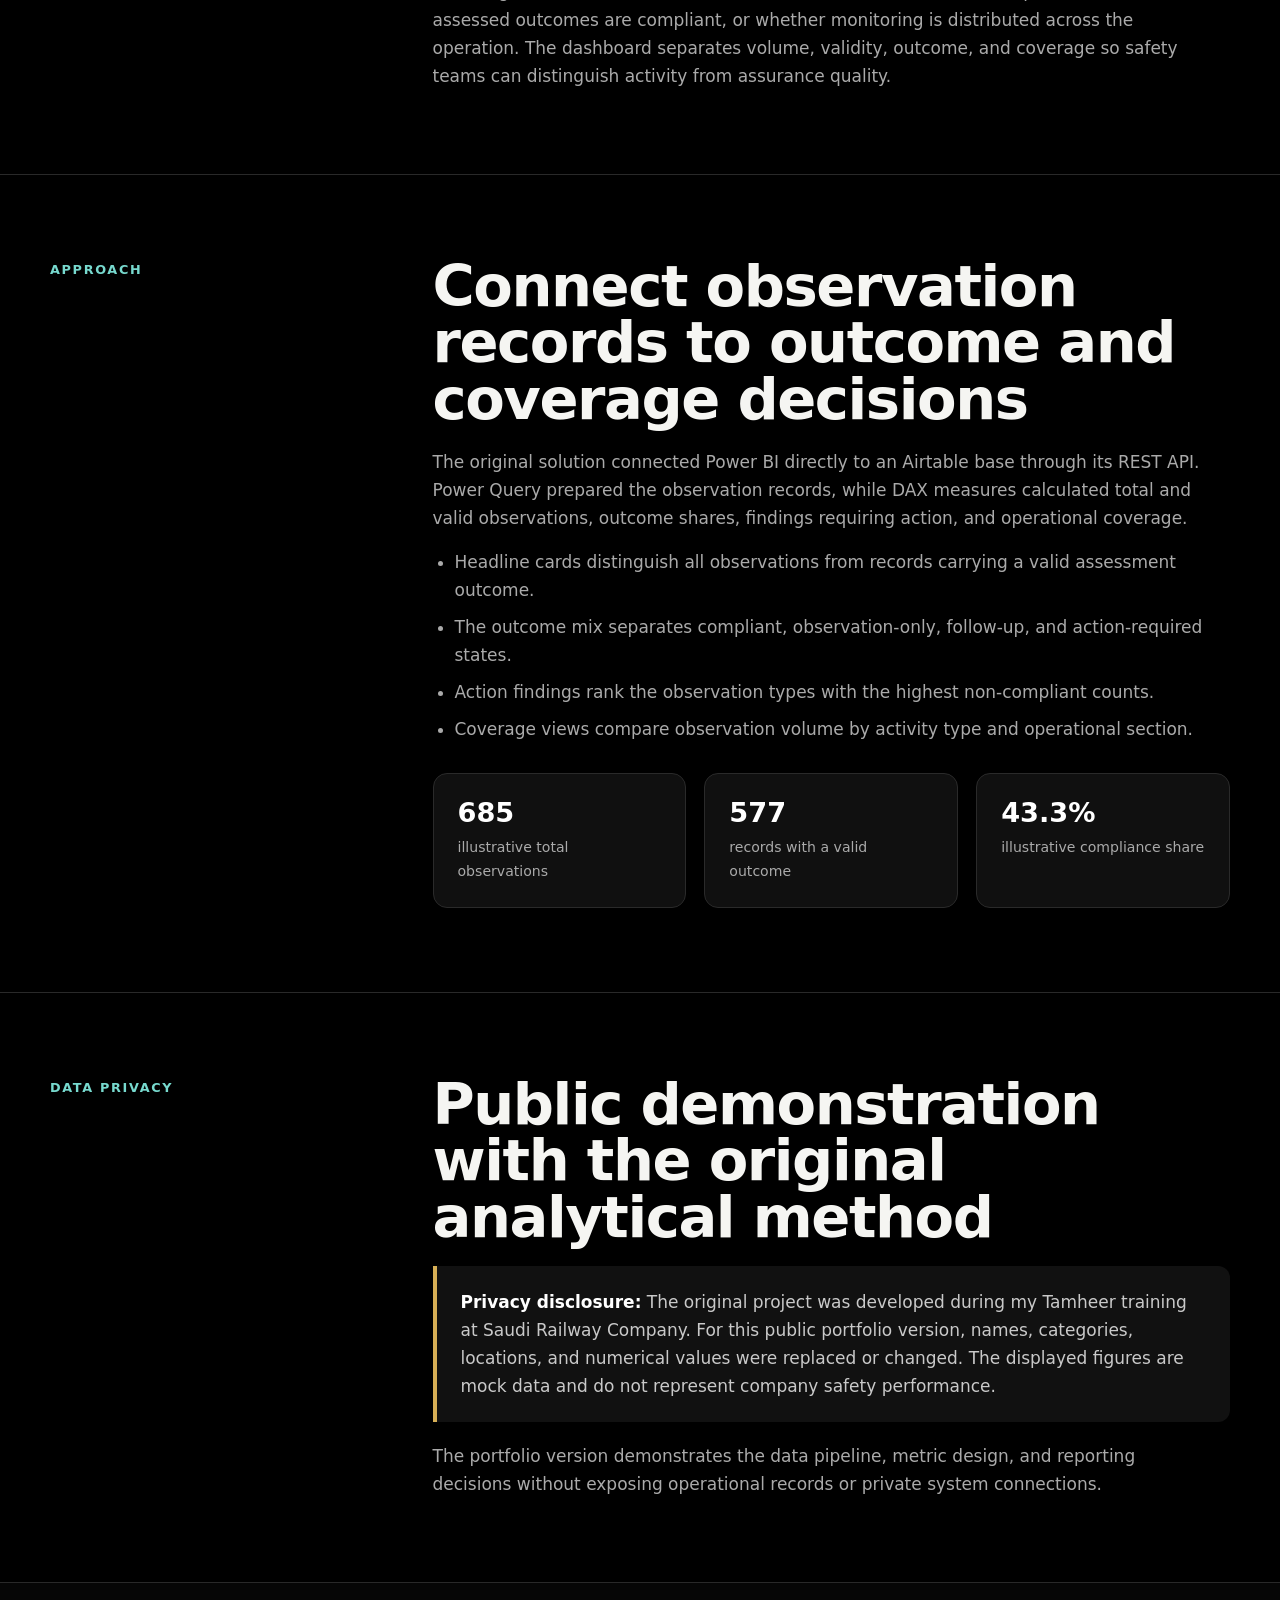
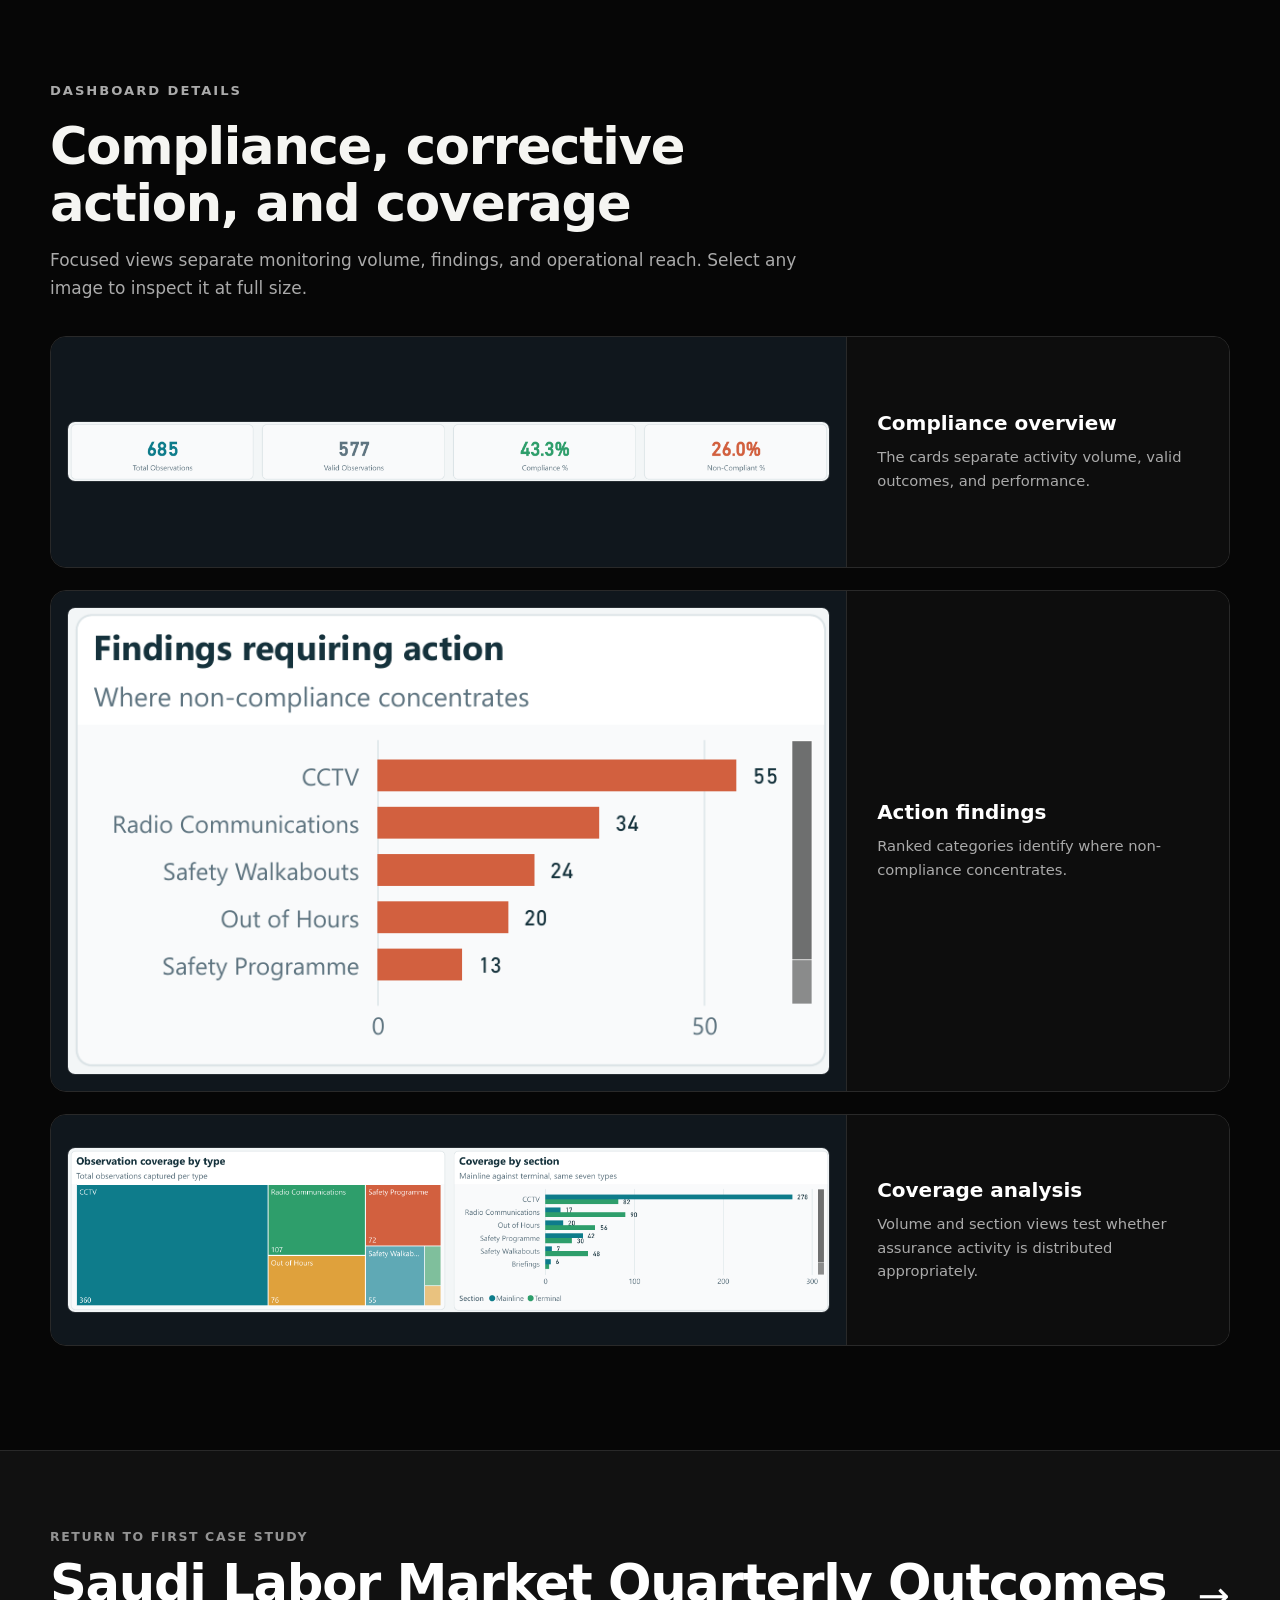
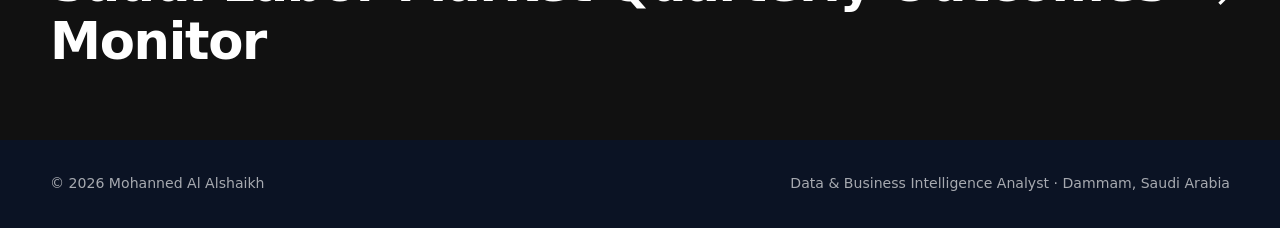
<file: projects/safety-assurance.html>
<!doctype html>
<html lang="en">
<head>
  <meta charset="utf-8">
  <meta name="viewport" content="width=device-width, initial-scale=1">
  <title>Freight Operations Safety Assurance | Mohanned Al Alshaikh</title>
  <meta name="description" content="Power BI case study monitoring freight safety observations, compliance, findings requiring action, and operational coverage.">
  <meta name="theme-color" content="#0b1324">
  <link rel="canonical" href="https://mohanned-alshaikh.github.io/projects/safety-assurance.html">
  <link rel="icon" href="../assets/favicon.svg" type="image/svg+xml">
  <link rel="stylesheet" href="../assets/css/styles.css">
  <script src="../assets/js/main.js" defer></script>
</head>
<body>
  <a class="skip-link" href="#main">Skip to content</a>
  <header class="site-header"><div class="container nav-wrap"><a class="brand" href="../index.html" aria-label="Mohanned Al Alshaikh home"><span class="brand-mark" aria-hidden="true">MA</span><span>Mohanned Al Alshaikh</span></a><button class="nav-toggle" type="button" aria-expanded="false" aria-controls="site-nav" data-nav-toggle>Menu</button><nav class="site-nav" id="site-nav" aria-label="Primary navigation" data-nav><a href="../index.html">Home</a><a href="../index.html#work">Projects</a><a href="../index.html#about">About</a><a href="../index.html#experience">Experience</a><a href="../index.html#contact">Contact</a><a class="nav-resume" href="../assets/resume/mohanned-alshaikh-cv.pdf" target="_blank" rel="noreferrer">Résumé</a></nav></div></header>
  <main id="main">
    <section class="project-hero"><div class="container"><div class="project-hero-grid"><div><p class="eyebrow">Safety analytics</p><h1>Freight Operations Safety Assurance</h1><p class="project-summary">An operational safety dashboard that monitors observation outcomes, shows where findings requiring action concentrate, and checks whether assurance activity covers the operation.</p></div><ul class="project-facts"><li><span>Platform</span><strong>Power BI · DAX · Power Query</strong></li><li><span>Original connection</span><strong>Airtable REST API</strong></li><li><span>Data</span><strong>Privacy-safe mock values</strong></li></ul></div><figure class="hero-shot"><div class="hero-shot-media"><img src="../assets/images/freight-safety-assurance-full.png" alt="Freight Operations Safety Assurance dashboard with compliance KPIs, outcome mix, action findings, and coverage analysis" width="2667" height="1500"></div><figcaption class="hero-shot-copy"><span>Dashboard overview</span><h2>Separate activity volume from assurance quality</h2><p>The view distinguishes total observations from valid outcomes, then connects compliance results to action findings and operational coverage.</p></figcaption></figure></div></section>

    <section class="case-section"><div class="container case-grid"><p class="case-label">Business question</p><div class="case-copy"><h2>Are safety observations producing reliable coverage and actionable findings?</h2><p>Counting observations alone does not show whether records are complete, whether the assessed outcomes are compliant, or whether monitoring is distributed across the operation. The dashboard separates volume, validity, outcome, and coverage so safety teams can distinguish activity from assurance quality.</p></div></div></section>

    <section class="case-section"><div class="container case-grid"><p class="case-label">Approach</p><div class="case-copy"><h2>Connect observation records to outcome and coverage decisions</h2><p>The original solution connected Power BI directly to an Airtable base through its REST API. Power Query prepared the observation records, while DAX measures calculated total and valid observations, outcome shares, findings requiring action, and operational coverage.</p><ul><li>Headline cards distinguish all observations from records carrying a valid assessment outcome.</li><li>The outcome mix separates compliant, observation-only, follow-up, and action-required states.</li><li>Action findings rank the observation types with the highest non-compliant counts.</li><li>Coverage views compare observation volume by activity type and operational section.</li></ul><div class="insight-grid"><div class="insight"><strong>685</strong><span>illustrative total observations</span></div><div class="insight"><strong>577</strong><span>records with a valid outcome</span></div><div class="insight"><strong>43.3%</strong><span>illustrative compliance share</span></div></div></div></div></section>

    <section class="case-section"><div class="container case-grid"><p class="case-label">Data privacy</p><div class="case-copy"><h2>Public demonstration with the original analytical method</h2><p class="disclosure"><strong>Privacy disclosure:</strong> The original project was developed during my Tamheer training at Saudi Railway Company. For this public portfolio version, names, categories, locations, and numerical values were replaced or changed. The displayed figures are mock data and do not represent company safety performance.</p><p>The portfolio version demonstrates the data pipeline, metric design, and reporting decisions without exposing operational records or private system connections.</p></div></div></section>

    <section class="gallery-section"><div class="container"><div class="gallery-heading"><p class="eyebrow">Dashboard details</p><h2>Compliance, corrective action, and coverage</h2><p>Focused views separate monitoring volume, findings, and operational reach. Select any image to inspect it at full size.</p></div><div class="gallery-grid"><figure class="gallery-item gallery-item-wide"><button class="image-button" type="button" data-expand-image data-caption="Executive safety assurance summary"><img src="../assets/images/freight-safety-assurance-compliance.png" alt="Four safety assurance KPI cards showing total observations, valid observations, compliance, and non-compliance" width="2596" height="200" loading="lazy"></button><figcaption><strong>Compliance overview</strong><p>The cards separate activity volume, valid outcomes, and performance.</p></figcaption></figure><figure class="gallery-item"><button class="image-button" type="button" data-expand-image data-caption="Findings requiring corrective action"><img src="../assets/images/freight-safety-assurance-action-findings.png" alt="Findings requiring action ranked by observation type" width="788" height="483" loading="lazy"></button><figcaption><strong>Action findings</strong><p>Ranked categories identify where non-compliance concentrates.</p></figcaption></figure><figure class="gallery-item"><button class="image-button" type="button" data-expand-image data-caption="Observation coverage by type and operating section"><img src="../assets/images/freight-safety-assurance-coverage.png" alt="Observation coverage by activity type and comparison between mainline and terminal sections" width="2596" height="560" loading="lazy"></button><figcaption><strong>Coverage analysis</strong><p>Volume and section views test whether assurance activity is distributed appropriately.</p></figcaption></figure></div></div></section>

    <section class="next-project"><a class="container" href="saudi-labor-market.html"><div><span>Return to first case study</span><h2>Saudi Labor Market Quarterly Outcomes Monitor</h2></div><div class="next-arrow" aria-hidden="true">→</div></a></section>
  </main>
  <footer class="site-footer"><div class="container footer-wrap"><p>© <span data-year>2026</span> Mohanned Al Alshaikh</p><p>Data &amp; Business Intelligence Analyst · Dammam, Saudi Arabia</p></div></footer>
  <dialog class="lightbox" data-lightbox><img alt="Expanded dashboard detail"><div class="lightbox-bar"><span data-lightbox-caption></span><form method="dialog"><button class="lightbox-close" type="submit">Close</button></form></div></dialog>
  <!-- Cloudflare Web Analytics -->
  <script type="module" src="https://static.cloudflareinsights.com/beacon.min.js" data-cf-beacon='{"token":"c139c2909b01498e81548e8261642d7d"}'></script>
  <!-- End Cloudflare Web Analytics -->
</body>
</html>
</file>
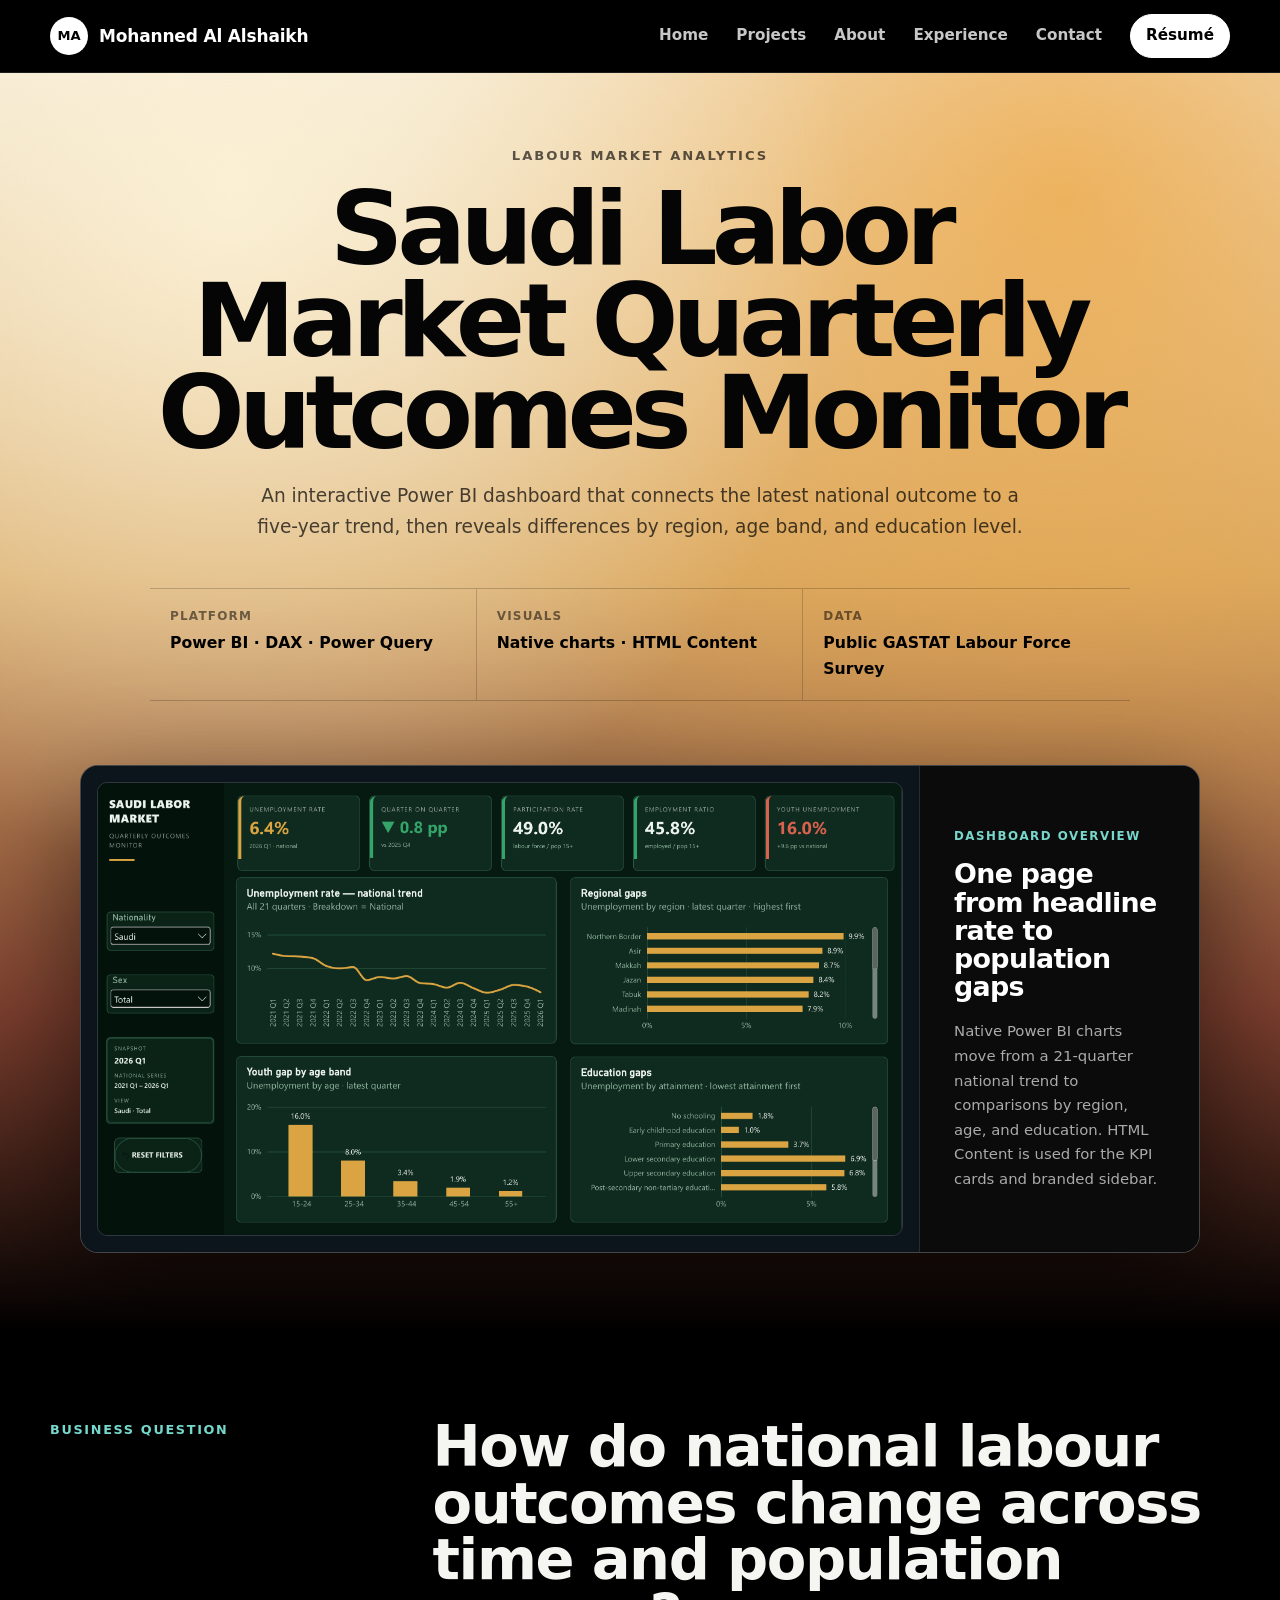
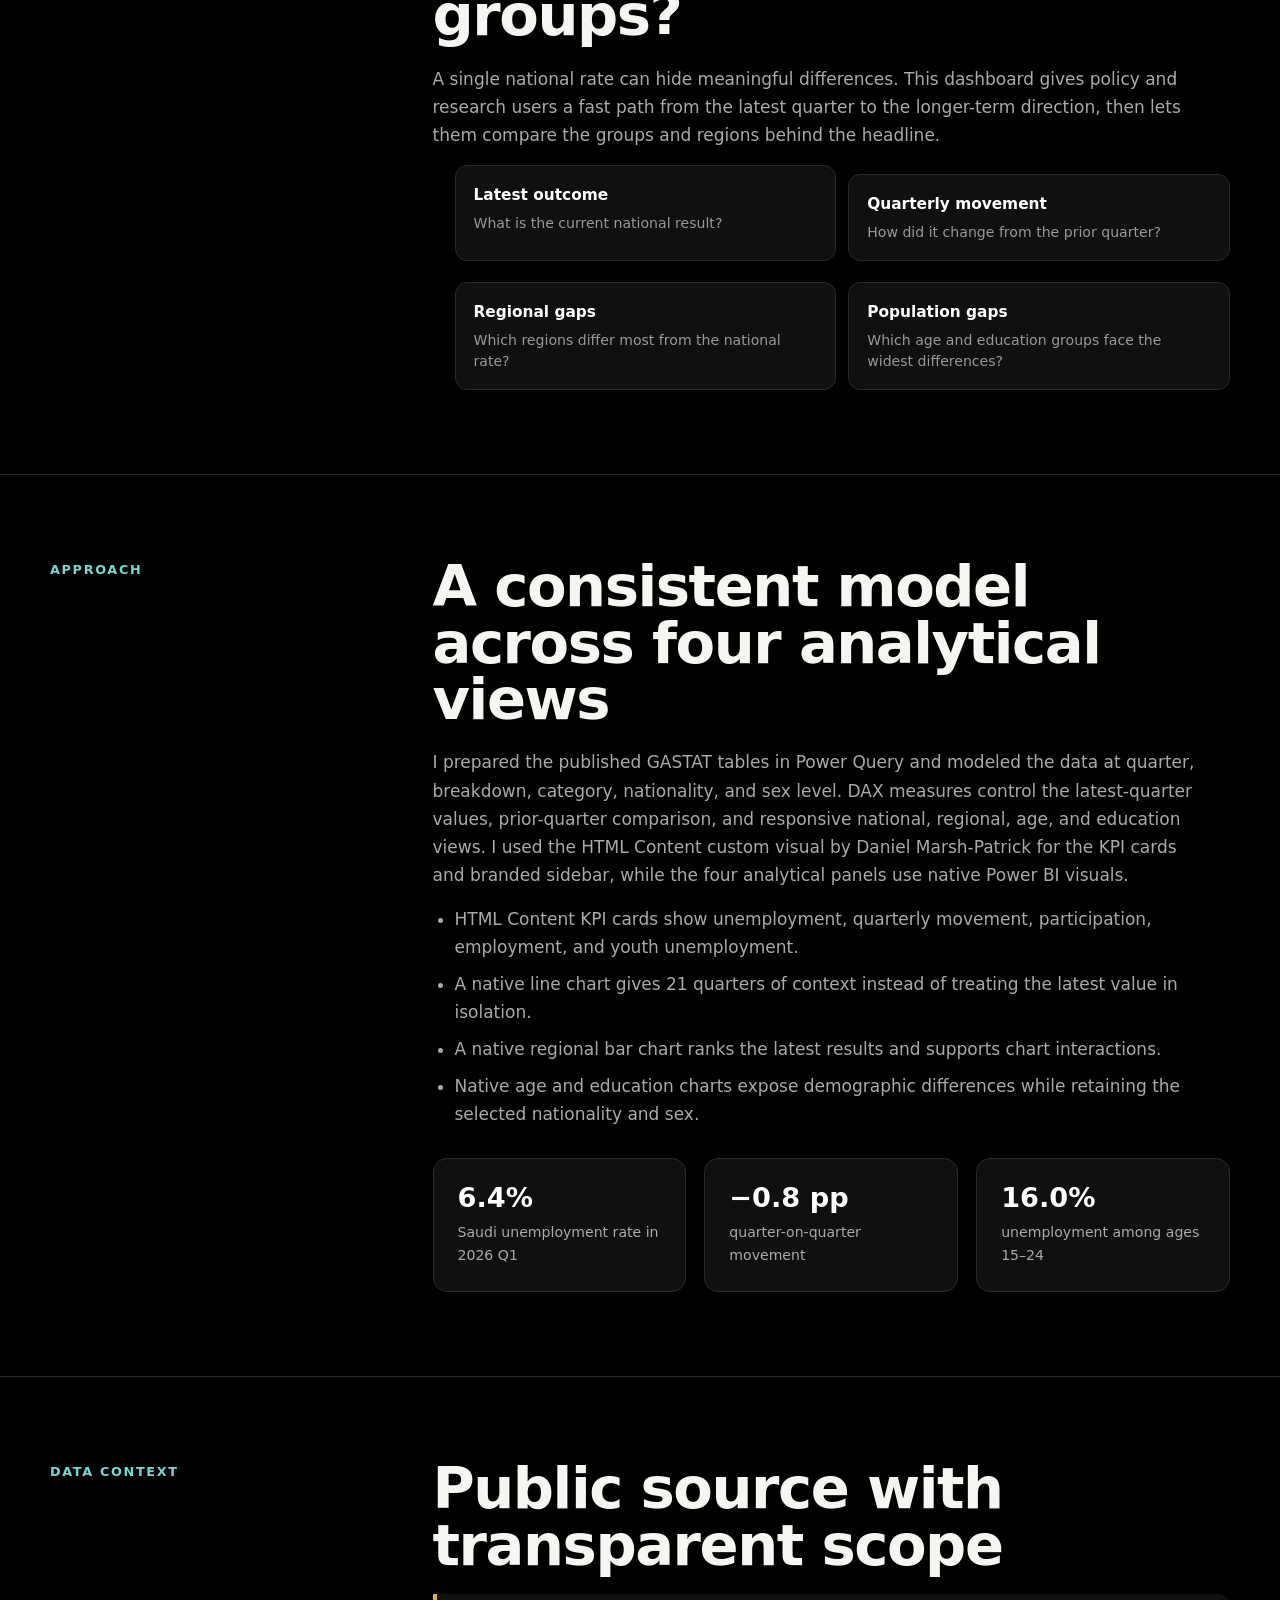
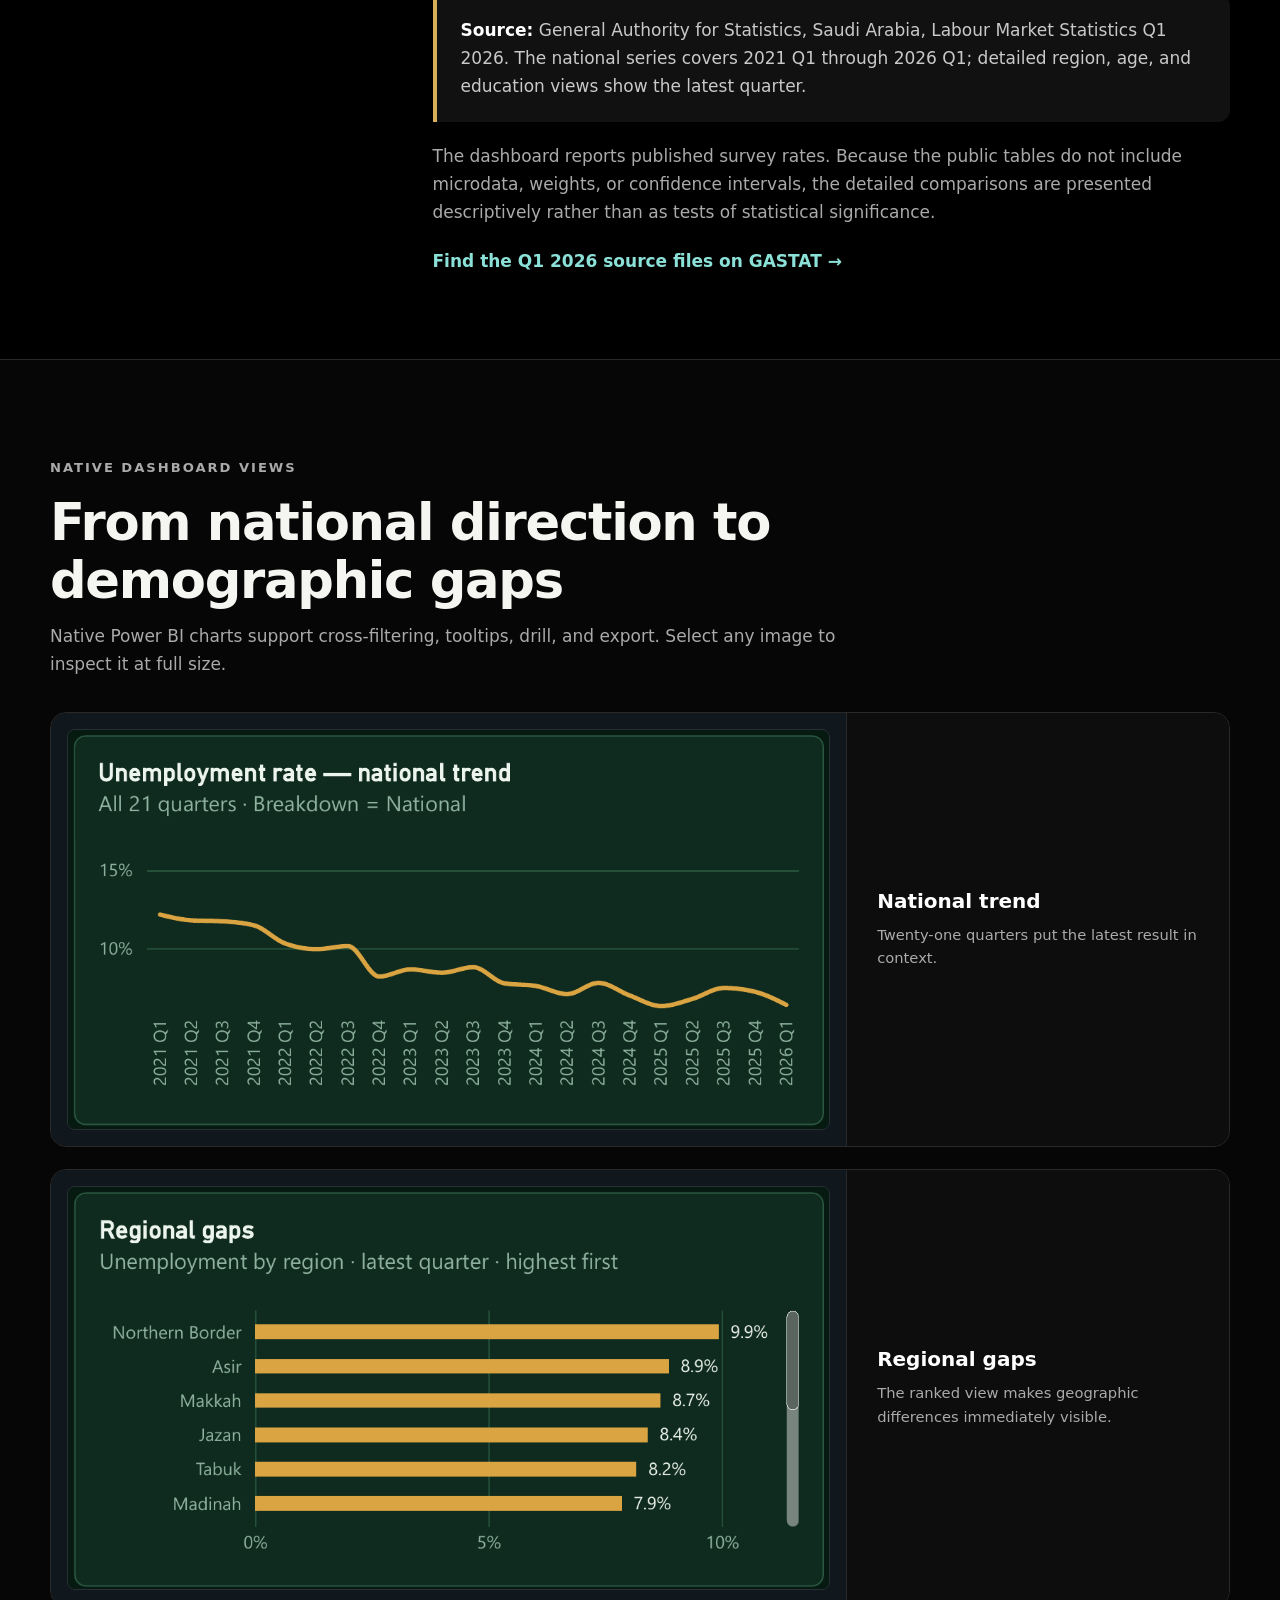
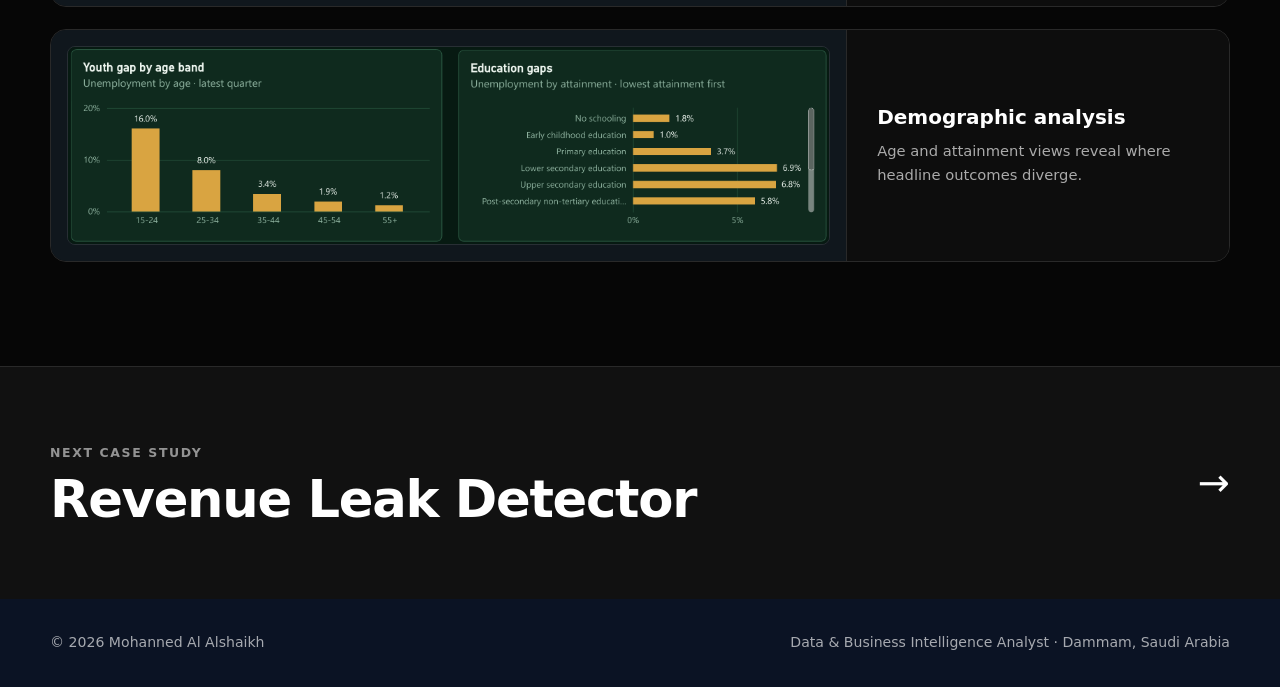
<file: projects/saudi-labor-market.html>
<!doctype html>
<html lang="en">
<head>
  <meta charset="utf-8">
  <meta name="viewport" content="width=device-width, initial-scale=1">
  <title>Saudi Labor Market Dashboard | Mohanned Al Alshaikh</title>
  <meta name="description" content="Power BI case study analyzing Saudi unemployment, participation, employment, regional gaps, age bands, and education levels using public GASTAT data.">
  <meta name="theme-color" content="#0b1324">
  <link rel="canonical" href="https://mohanned-alshaikh.github.io/projects/saudi-labor-market.html">
  <link rel="icon" href="../assets/favicon.svg" type="image/svg+xml">
  <link rel="stylesheet" href="../assets/css/styles.css">
  <script src="../assets/js/main.js" defer></script>
</head>
<body>
  <a class="skip-link" href="#main">Skip to content</a>
  <header class="site-header">
    <div class="container nav-wrap">
      <a class="brand" href="../index.html" aria-label="Mohanned Al Alshaikh home"><span class="brand-mark" aria-hidden="true">MA</span><span>Mohanned Al Alshaikh</span></a>
      <button class="nav-toggle" type="button" aria-expanded="false" aria-controls="site-nav" data-nav-toggle>Menu</button>
      <nav class="site-nav" id="site-nav" aria-label="Primary navigation" data-nav>
        <a href="../index.html">Home</a><a href="../index.html#work">Projects</a><a href="../index.html#about">About</a><a href="../index.html#experience">Experience</a><a href="../index.html#contact">Contact</a><a class="nav-resume" href="../assets/resume/mohanned-alshaikh-cv.pdf" target="_blank" rel="noreferrer">Résumé</a>
      </nav>
    </div>
  </header>

  <main id="main">
    <section class="project-hero">
      <div class="container">
        <div class="project-hero-grid">
          <div>
            <p class="eyebrow">Labour market analytics</p>
            <h1>Saudi Labor Market Quarterly Outcomes Monitor</h1>
            <p class="project-summary">An interactive Power BI dashboard that connects the latest national outcome to a five-year trend, then reveals differences by region, age band, and education level.</p>
          </div>
          <ul class="project-facts">
            <li><span>Platform</span><strong>Power BI · DAX · Power Query</strong></li>
            <li><span>Visuals</span><strong>Native charts · HTML Content</strong></li>
            <li><span>Data</span><strong>Public GASTAT Labour Force Survey</strong></li>
          </ul>
        </div>
        <figure class="hero-shot">
          <div class="hero-shot-media"><img src="../assets/images/saudi-labor-market-full.png" alt="Saudi Labor Market dashboard with HTML Content KPI cards and native Power BI trend, regional, age, and education charts" width="2667" height="1500"></div>
          <figcaption class="hero-shot-copy"><span>Dashboard overview</span><h2>One page from headline rate to population gaps</h2><p>Native Power BI charts move from a 21-quarter national trend to comparisons by region, age, and education. HTML Content is used for the KPI cards and branded sidebar.</p></figcaption>
        </figure>
      </div>
    </section>

    <section class="case-section">
      <div class="container case-grid">
        <p class="case-label">Business question</p>
        <div class="case-copy">
          <h2>How do national labour outcomes change across time and population groups?</h2>
          <p>A single national rate can hide meaningful differences. This dashboard gives policy and research users a fast path from the latest quarter to the longer-term direction, then lets them compare the groups and regions behind the headline.</p>
          <ul class="scan-list" aria-label="Questions answered by the dashboard">
            <li><strong>Latest outcome</strong><span>What is the current national result?</span></li>
            <li><strong>Quarterly movement</strong><span>How did it change from the prior quarter?</span></li>
            <li><strong>Regional gaps</strong><span>Which regions differ most from the national rate?</span></li>
            <li><strong>Population gaps</strong><span>Which age and education groups face the widest differences?</span></li>
          </ul>
        </div>
      </div>
    </section>

    <section class="case-section">
      <div class="container case-grid">
        <p class="case-label">Approach</p>
        <div class="case-copy">
          <h2>A consistent model across four analytical views</h2>
          <p>I prepared the published GASTAT tables in Power Query and modeled the data at quarter, breakdown, category, nationality, and sex level. DAX measures control the latest-quarter values, prior-quarter comparison, and responsive national, regional, age, and education views. I used the HTML Content custom visual by Daniel Marsh-Patrick for the KPI cards and branded sidebar, while the four analytical panels use native Power BI visuals.</p>
          <ul>
            <li>HTML Content KPI cards show unemployment, quarterly movement, participation, employment, and youth unemployment.</li>
            <li>A native line chart gives 21 quarters of context instead of treating the latest value in isolation.</li>
            <li>A native regional bar chart ranks the latest results and supports chart interactions.</li>
            <li>Native age and education charts expose demographic differences while retaining the selected nationality and sex.</li>
          </ul>
          <div class="insight-grid">
            <div class="insight"><strong>6.4%</strong><span>Saudi unemployment rate in 2026 Q1</span></div>
            <div class="insight"><strong>−0.8 pp</strong><span>quarter-on-quarter movement</span></div>
            <div class="insight"><strong>16.0%</strong><span>unemployment among ages 15–24</span></div>
          </div>
        </div>
      </div>
    </section>

    <section class="case-section">
      <div class="container case-grid">
        <p class="case-label">Data context</p>
        <div class="case-copy">
          <h2>Public source with transparent scope</h2>
          <p class="disclosure"><strong>Source:</strong> General Authority for Statistics, Saudi Arabia, Labour Market Statistics Q1 2026. The national series covers 2021 Q1 through 2026 Q1; detailed region, age, and education views show the latest quarter.</p>
          <p>The dashboard reports published survey rates. Because the public tables do not include microdata, weights, or confidence intervals, the detailed comparisons are presented descriptively rather than as tests of statistical significance.</p>
          <p><a class="text-link" href="https://www.stats.gov.sa/en/search?category=all&amp;delta=20&amp;q=Labor+Market&amp;sort=" target="_blank" rel="noreferrer">Find the Q1 2026 source files on GASTAT <span aria-hidden="true">→</span></a></p>
        </div>
      </div>
    </section>

    <section class="gallery-section">
      <div class="container">
        <div class="gallery-heading"><p class="eyebrow">Native dashboard views</p><h2>From national direction to demographic gaps</h2><p>Native Power BI charts support cross-filtering, tooltips, drill, and export. Select any image to inspect it at full size.</p></div>
        <div class="gallery-grid">
          <figure class="gallery-item gallery-item-wide"><button class="image-button" type="button" data-expand-image data-caption="Native Power BI national unemployment trend from 2021 Q1 to 2026 Q1"><img src="../assets/images/saudi-labor-market-trend.png" alt="Native Power BI line chart showing the national unemployment trend declining to 6.4 percent in 2026 Q1" width="1078" height="565" loading="lazy"></button><figcaption><strong>National trend</strong><p>Twenty-one quarters put the latest result in context.</p></figcaption></figure>
          <figure class="gallery-item"><button class="image-button" type="button" data-expand-image data-caption="Native Power BI regional unemployment ranking"><img src="../assets/images/saudi-labor-market-regional-gaps.png" alt="Native Power BI bar chart ranking regional unemployment rates" width="1070" height="565" loading="lazy"></button><figcaption><strong>Regional gaps</strong><p>The ranked view makes geographic differences immediately visible.</p></figcaption></figure>
          <figure class="gallery-item"><button class="image-button" type="button" data-expand-image data-caption="Native Power BI age and education unemployment charts"><img src="../assets/images/saudi-labor-market-demographics.png" alt="Native Power BI column and bar charts comparing unemployment by age and education in 2026 Q1" width="2178" height="565" loading="lazy"></button><figcaption><strong>Demographic analysis</strong><p>Age and attainment views reveal where headline outcomes diverge.</p></figcaption></figure>
        </div>
      </div>
    </section>

    <section class="next-project"><a class="container" href="revenue-leak-detector.html"><div><span>Next case study</span><h2>Revenue Leak Detector</h2></div><div class="next-arrow" aria-hidden="true">→</div></a></section>
  </main>

  <footer class="site-footer"><div class="container footer-wrap"><p>© <span data-year>2026</span> Mohanned Al Alshaikh</p><p>Data &amp; Business Intelligence Analyst · Dammam, Saudi Arabia</p></div></footer>
  <dialog class="lightbox" data-lightbox><img alt="Expanded dashboard detail"><div class="lightbox-bar"><span data-lightbox-caption></span><form method="dialog"><button class="lightbox-close" type="submit">Close</button></form></div></dialog>
  <!-- Cloudflare Web Analytics -->
  <script type="module" src="https://static.cloudflareinsights.com/beacon.min.js" data-cf-beacon='{"token":"c139c2909b01498e81548e8261642d7d"}'></script>
  <!-- End Cloudflare Web Analytics -->
</body>
</html>
</file>
<file: assets/css/styles.css>
:root {
  --ink: #111827;
  --ink-soft: #475569;
  --navy: #0b1324;
  --navy-2: #13213a;
  --teal: #0f766e;
  --teal-bright: #14b8a6;
  --gold: #d8a63d;
  --cream: #f7f6f1;
  --surface: #ffffff;
  --line: #dce3e8;
  --tint: #eef5f3;
  --max: 1180px;
  --shadow: 0 18px 50px rgba(15, 23, 42, 0.12);
  --radius: 18px;
}

* { box-sizing: border-box; }

html { scroll-behavior: smooth; }

body {
  margin: 0;
  color: var(--ink);
  background: var(--surface);
  font-family: Inter, ui-sans-serif, system-ui, -apple-system, BlinkMacSystemFont, "Segoe UI", sans-serif;
  font-size: 17px;
  line-height: 1.65;
  -webkit-font-smoothing: antialiased;
}

img { display: block; max-width: 100%; }
a { color: inherit; }

h1, h2, h3 {
  margin: 0;
  color: var(--ink);
  font-weight: 700;
  line-height: 1.12;
  letter-spacing: -0.025em;
}

h1 { font-size: clamp(2.7rem, 6vw, 5.3rem); }
h2 { font-size: clamp(2rem, 4vw, 3.35rem); }
h3 { font-size: clamp(1.2rem, 2vw, 1.55rem); }
p { margin: 0; }

.container {
  width: min(var(--max), calc(100% - 40px));
  margin-inline: auto;
}

.skip-link {
  position: fixed;
  top: 10px;
  left: 10px;
  z-index: 1000;
  padding: 10px 14px;
  color: #fff;
  background: var(--teal);
  border-radius: 8px;
  transform: translateY(-150%);
}

.skip-link:focus { transform: translateY(0); }

.site-header {
  position: sticky;
  top: 0;
  z-index: 100;
  color: #fff;
  background: rgba(11, 19, 36, 0.94);
  border-bottom: 1px solid rgba(255,255,255,0.08);
  backdrop-filter: blur(16px);
}

.nav-wrap {
  min-height: 72px;
  display: flex;
  align-items: center;
  justify-content: space-between;
  gap: 28px;
}

.brand {
  display: inline-flex;
  align-items: center;
  gap: 11px;
  color: #fff;
  font-weight: 700;
  text-decoration: none;
  letter-spacing: -0.01em;
}

.brand-mark {
  width: 38px;
  height: 38px;
  display: grid;
  place-items: center;
  color: var(--navy);
  background: var(--gold);
  border-radius: 10px;
  font-size: 0.82rem;
  letter-spacing: 0;
}

.site-nav {
  display: flex;
  align-items: center;
  gap: 28px;
}

.site-nav a {
  color: rgba(255,255,255,0.78);
  font-size: 0.95rem;
  font-weight: 600;
  text-decoration: none;
}

.site-nav a:hover, .site-nav a:focus-visible { color: #fff; }

.site-nav .nav-resume {
  padding: 8px 15px;
  color: #fff;
  border: 1px solid rgba(255,255,255,0.34);
  border-radius: 999px;
}

.nav-toggle {
  display: none;
  padding: 8px 12px;
  color: #fff;
  background: transparent;
  border: 1px solid rgba(255,255,255,0.3);
  border-radius: 8px;
  font: inherit;
}

.hero {
  overflow: hidden;
  color: #fff;
  background:
    radial-gradient(circle at 82% 15%, rgba(20, 184, 166, 0.18), transparent 28%),
    radial-gradient(circle at 20% 90%, rgba(216, 166, 61, 0.13), transparent 28%),
    var(--navy);
}

.hero-grid {
  min-height: 720px;
  padding-block: 90px 105px;
  display: grid;
  grid-template-columns: minmax(0, 1.02fr) minmax(420px, 0.98fr);
  align-items: center;
  gap: 70px;
}

.hero h1 { color: #fff; max-width: 760px; }

.eyebrow {
  margin-bottom: 16px;
  color: var(--teal);
  font-size: 0.82rem;
  font-weight: 800;
  letter-spacing: 0.15em;
  text-transform: uppercase;
}

.hero .eyebrow { color: #6ee7d7; }

.hero-lead {
  max-width: 680px;
  margin-top: 28px;
  color: rgba(255,255,255,0.74);
  font-size: clamp(1.05rem, 2vw, 1.27rem);
}

.hero-actions, .contact-actions {
  display: flex;
  flex-wrap: wrap;
  gap: 12px;
  margin-top: 34px;
}

.button {
  min-height: 48px;
  display: inline-flex;
  align-items: center;
  justify-content: center;
  padding: 11px 20px;
  border-radius: 999px;
  font-size: 0.96rem;
  font-weight: 750;
  text-decoration: none;
  transition: transform 160ms ease, background-color 160ms ease, border-color 160ms ease;
}

.button:hover { transform: translateY(-2px); }
.button-primary { color: var(--navy); background: var(--gold); }
.button-primary:hover { background: #ebbd5c; }
.button-secondary { color: #fff; border: 1px solid rgba(255,255,255,0.3); }
.button-secondary:hover { border-color: #fff; }
.button-light { color: var(--navy); background: #fff; }
.button-outline-light { color: #fff; border: 1px solid rgba(255,255,255,0.48); }

.hero-facts {
  margin: 48px 0 0;
  padding: 24px 0 0;
  display: grid;
  grid-template-columns: repeat(3, 1fr);
  gap: 20px;
  border-top: 1px solid rgba(255,255,255,0.13);
  list-style: none;
}

.hero-facts li { display: grid; gap: 2px; }
.hero-facts strong { color: #fff; font-size: 1.65rem; line-height: 1; }
.hero-facts span { color: rgba(255,255,255,0.58); font-size: 0.82rem; }

.section { padding-block: 105px; }
.section-tint { background: var(--tint); }

.section-heading {
  margin-bottom: 48px;
  display: grid;
  grid-template-columns: minmax(0, 1.15fr) minmax(300px, 0.65fr);
  align-items: end;
  gap: 60px;
}

.section-heading > p { color: var(--ink-soft); }
.compact-heading { grid-template-columns: 1fr; }

.project-grid {
  display: grid;
  grid-template-columns: repeat(2, minmax(0, 1fr));
  gap: 30px;
}

.project-card {
  overflow: hidden;
  display: flex;
  flex-direction: column;
  background: var(--surface);
  border: 1px solid var(--line);
  border-radius: var(--radius);
  box-shadow: 0 8px 24px rgba(15,23,42,0.05);
  transition: transform 180ms ease, box-shadow 180ms ease;
}

.project-card:hover { transform: translateY(-5px); box-shadow: var(--shadow); }
.project-card-featured { grid-column: 1 / -1; display: grid; grid-template-columns: 1.32fr 0.68fr; }

.project-image { overflow: hidden; background: var(--navy); }
.project-image img { width: 100%; height: 100%; min-height: 280px; object-fit: cover; transition: transform 300ms ease; }
.project-card:hover .project-image img { transform: scale(1.018); }

.project-card-body {
  flex: 1;
  padding: 28px;
  display: flex;
  flex-direction: column;
  align-items: flex-start;
}

.project-card-body h3 { margin-top: 14px; }
.project-card-body h3 a { text-decoration: none; }
.project-card-body p { margin-top: 14px; color: var(--ink-soft); }

.project-meta {
  display: flex;
  flex-wrap: wrap;
  gap: 7px;
}

.project-meta span, .tag {
  padding: 5px 9px;
  color: #115e59;
  background: #e7f6f3;
  border-radius: 999px;
  font-size: 0.74rem;
  font-weight: 750;
  letter-spacing: 0.02em;
}

.text-link {
  margin-top: auto;
  padding-top: 24px;
  color: var(--teal);
  font-weight: 750;
  text-decoration: none;
}

.text-link:hover { text-decoration: underline; text-underline-offset: 4px; }

.about-grid {
  display: grid;
  grid-template-columns: minmax(280px, 0.78fr) minmax(0, 1.22fr);
  gap: 90px;
}

.about-copy > p { color: var(--ink-soft); font-size: 1.08rem; }
.about-copy > p + p { margin-top: 20px; }

.skill-groups {
  margin-top: 42px;
  display: grid;
  grid-template-columns: repeat(3, 1fr);
  gap: 24px;
}

.skill-groups h3 { font-size: 1rem; }
.skill-groups p { margin-top: 7px; color: var(--ink-soft); font-size: 0.9rem; }

.timeline { border-top: 1px solid var(--line); }
.timeline-item {
  padding-block: 34px;
  display: grid;
  grid-template-columns: 220px minmax(0, 1fr);
  gap: 44px;
  border-bottom: 1px solid var(--line);
}

.timeline-date { color: var(--teal); font-weight: 750; }
.timeline-company { margin-top: 6px; color: var(--ink-soft); }
.timeline ul { margin: 18px 0 0; padding-left: 21px; color: var(--ink-soft); }
.timeline li + li { margin-top: 8px; }

.contact-section { color: #fff; background: var(--teal); }
.contact-grid { display: grid; grid-template-columns: minmax(0, 1fr) auto; align-items: center; gap: 70px; }
.contact-section h2 { color: #fff; max-width: 780px; }
.contact-section p:not(.eyebrow) { max-width: 690px; margin-top: 20px; color: rgba(255,255,255,0.82); }
.contact-section .eyebrow { color: #ccfbf1; }
.contact-actions { justify-content: flex-end; margin-top: 0; }

.site-footer { color: rgba(255,255,255,0.64); background: var(--navy); }
.footer-wrap { min-height: 88px; display: flex; align-items: center; justify-content: space-between; gap: 20px; font-size: 0.88rem; }

/* Project pages */
.project-hero {
  padding-block: 85px 70px;
  color: #fff;
  background:
    radial-gradient(circle at 85% 12%, rgba(20,184,166,0.17), transparent 30%),
    var(--navy);
}

.project-hero-grid { display: grid; grid-template-columns: minmax(0, 1fr) minmax(300px, 0.55fr); align-items: end; gap: 70px; }
.project-hero h1 { color: #fff; font-size: clamp(2.6rem, 6vw, 4.8rem); }
.project-summary { margin-top: 22px; max-width: 790px; color: rgba(255,255,255,0.73); font-size: 1.16rem; }
.project-facts { margin: 0; padding: 0; display: grid; gap: 16px; list-style: none; }
.project-facts li { padding-bottom: 14px; border-bottom: 1px solid rgba(255,255,255,0.14); }
.project-facts span { display: block; color: rgba(255,255,255,0.5); font-size: 0.75rem; font-weight: 700; letter-spacing: 0.1em; text-transform: uppercase; }
.project-facts strong { display: block; margin-top: 3px; color: #fff; font-size: 0.98rem; }

.hero-shot { margin-top: 54px; overflow: hidden; border: 1px solid rgba(255,255,255,0.16); border-radius: 18px; box-shadow: 0 28px 70px rgba(0,0,0,0.35); }
.hero-shot img { width: 100%; }

.case-section { padding-block: 84px; }
.case-section + .case-section { border-top: 1px solid var(--line); }
.case-grid { display: grid; grid-template-columns: minmax(220px, 0.55fr) minmax(0, 1.45fr); gap: 80px; }
.case-label { color: var(--teal); font-size: 0.8rem; font-weight: 800; letter-spacing: 0.13em; text-transform: uppercase; }
.case-copy { color: var(--ink-soft); }
.case-copy > * + * { margin-top: 20px; }
.case-copy h2 { color: var(--ink); }
.case-copy h3 { margin-top: 34px; color: var(--ink); font-size: 1.2rem; }
.case-copy ul, .case-copy ol { margin: 16px 0 0; padding-left: 22px; }
.case-copy li + li { margin-top: 9px; }

.insight-grid { margin-top: 30px; display: grid; grid-template-columns: repeat(3, 1fr); gap: 18px; }
.insight { padding: 24px; background: var(--tint); border-radius: 14px; }
.insight strong { display: block; color: var(--navy); font-size: 1.7rem; line-height: 1.1; }
.insight span { display: block; margin-top: 8px; color: var(--ink-soft); font-size: 0.88rem; }

.disclosure { padding: 22px 24px; background: #fff8e8; border-left: 4px solid var(--gold); border-radius: 0 12px 12px 0; }
.disclosure strong { color: var(--ink); }

.gallery-section { padding-block: 84px 104px; background: var(--cream); }
.gallery-heading { max-width: 760px; margin-bottom: 34px; }
.gallery-heading p { margin-top: 13px; color: var(--ink-soft); }
.gallery-grid { display: grid; grid-template-columns: repeat(2, minmax(0, 1fr)); gap: 24px; }
.gallery-item { margin: 0; }
.gallery-item-wide { grid-column: 1 / -1; }
.image-button { width: 100%; padding: 0; overflow: hidden; background: var(--navy); border: 0; border-radius: 14px; cursor: zoom-in; box-shadow: 0 10px 28px rgba(15,23,42,0.09); }
.image-button img { width: 100%; transition: transform 220ms ease; }
.image-button:hover img { transform: scale(1.012); }
.gallery-item figcaption { margin-top: 12px; color: var(--ink-soft); font-size: 0.9rem; }

.lightbox { max-width: min(94vw, 1500px); max-height: 92vh; padding: 0; overflow: hidden; background: var(--navy); border: 0; border-radius: 16px; box-shadow: 0 30px 100px rgba(0,0,0,0.5); }
.lightbox::backdrop { background: rgba(2,6,23,0.86); }
.lightbox img { max-width: 92vw; max-height: 82vh; object-fit: contain; }
.lightbox-bar { padding: 12px 16px; display: flex; justify-content: space-between; align-items: center; gap: 20px; color: rgba(255,255,255,0.76); }
.lightbox-close { padding: 7px 11px; color: #fff; background: transparent; border: 1px solid rgba(255,255,255,0.3); border-radius: 8px; font: inherit; cursor: pointer; }

.next-project { padding-block: 70px; color: #fff; background: var(--navy-2); }
.next-project a { display: flex; align-items: center; justify-content: space-between; gap: 30px; color: #fff; text-decoration: none; }
.next-project span { color: rgba(255,255,255,0.55); font-size: 0.78rem; font-weight: 750; letter-spacing: 0.13em; text-transform: uppercase; }
.next-project h2 { margin-top: 6px; color: #fff; }
.next-arrow { font-size: 2.4rem; }

.error-page { min-height: 100vh; display: grid; place-items: center; background: var(--cream); }
.error-content { width: min(680px, calc(100% - 40px)); text-align: center; }
.error-content p:not(.eyebrow) { margin: 20px 0 28px; color: var(--ink-soft); }

:focus-visible { outline: 3px solid #2dd4bf; outline-offset: 4px; }

@media (max-width: 980px) {
  .hero-grid { grid-template-columns: 1fr; gap: 50px; padding-block: 75px 95px; }
  .project-card-featured { display: flex; grid-column: auto; }
  .section-heading, .about-grid, .contact-grid, .project-hero-grid, .case-grid { grid-template-columns: 1fr; gap: 34px; }
  .contact-actions { justify-content: flex-start; }
  .skill-groups { grid-template-columns: 1fr; }
  .project-facts { grid-template-columns: repeat(3, 1fr); }
}

@media (max-width: 760px) {
  body { font-size: 16px; }
  .container { width: min(100% - 28px, var(--max)); }
  .nav-wrap { min-height: 64px; }
  .brand > span:last-child { display: none; }
  .nav-toggle { display: inline-flex; }
  .site-nav {
    position: absolute;
    top: 64px;
    left: 14px;
    right: 14px;
    padding: 18px;
    display: none;
    align-items: stretch;
    flex-direction: column;
    gap: 10px;
    background: var(--navy-2);
    border: 1px solid rgba(255,255,255,0.12);
    border-radius: 14px;
    box-shadow: var(--shadow);
  }
  .site-nav.is-open { display: flex; }
  .site-nav a { padding: 8px; }
  .site-nav .nav-resume { border-radius: 8px; }
  .hero-grid { min-height: auto; padding-block: 64px 84px; }
  .hero-facts { gap: 12px; }
  .hero-facts strong { font-size: 1.35rem; }
  .hero-facts span { font-size: 0.72rem; }
  .section { padding-block: 75px; }
  .section-heading { margin-bottom: 34px; }
  .project-grid, .gallery-grid, .insight-grid { grid-template-columns: 1fr; }
  .gallery-item-wide { grid-column: auto; }
  .project-image img { min-height: 0; }
  .timeline-item { grid-template-columns: 1fr; gap: 8px; }
  .project-facts { grid-template-columns: 1fr; }
  .project-hero { padding-block: 56px 50px; }
  .breadcrumbs { margin-bottom: 30px; }
  .case-section, .gallery-section { padding-block: 68px; }
  .footer-wrap { padding-block: 22px; align-items: flex-start; flex-direction: column; justify-content: center; gap: 4px; }
}

@media (prefers-reduced-motion: reduce) {
  *, *::before, *::after { scroll-behavior: auto !important; transition: none !important; }
  .hero::before { animation: none !important; }
  .hero-motion { display: none; }
}

/* Editorial dark redesign inspired by modern product storytelling */
body {
  color: #f5f5f2;
  background: #000;
}

h1, h2, h3 { color: #f5f5f2; }

.site-header {
  background: rgba(0, 0, 0, 0.72);
  border-bottom-color: rgba(255, 255, 255, 0.11);
}

.brand-mark {
  color: #000;
  background: #fff;
  border-radius: 50%;
}

.site-nav .nav-resume {
  color: #000;
  background: #fff;
  border-color: #fff;
}

.hero {
  position: relative;
  isolation: isolate;
  background: linear-gradient(180deg, #f3e7cf 0%, #ddb879 29%, #985139 58%, #281513 82%, #000 100%);
}

.hero::before {
  content: "";
  position: absolute;
  inset: -25%;
  z-index: 0;
  pointer-events: none;
  opacity: 0.88;
  background:
    radial-gradient(ellipse at 14% 20%, rgba(255, 252, 235, 0.94) 0%, rgba(255, 245, 211, 0.38) 22%, transparent 48%),
    radial-gradient(ellipse at 84% 18%, rgba(255, 188, 74, 0.9) 0%, rgba(226, 119, 42, 0.34) 28%, transparent 54%),
    radial-gradient(ellipse at 56% 62%, rgba(177, 78, 47, 0.72) 0%, rgba(105, 43, 32, 0.28) 34%, transparent 60%);
  filter: blur(58px);
  transform: translate3d(-4%, -2%, 0) scale(1.04);
  will-change: transform, opacity;
  animation: hero-amber-drift 18s ease-in-out infinite alternate;
}

.hero::after {
  content: "";
  position: absolute;
  inset: 0;
  z-index: 0;
  pointer-events: none;
  opacity: 0.18;
  background-image:
    linear-gradient(rgba(255,255,255,0.16) 1px, transparent 1px),
    linear-gradient(90deg, rgba(255,255,255,0.16) 1px, transparent 1px);
  background-size: 72px 72px;
  mask-image: linear-gradient(to bottom, black, transparent 74%);
}

@keyframes hero-amber-drift {
  0% { transform: translate3d(-4%, -2%, 0) scale(1.04); opacity: 0.76; }
  48% { transform: translate3d(5%, 1.5%, 0) scale(1.12); opacity: 0.98; }
  100% { transform: translate3d(-1%, 5%, 0) scale(1.07); opacity: 0.84; }
}

.hero-motion {
  position: absolute;
  inset: 0;
  z-index: 1;
  width: 100%;
  height: 100%;
  pointer-events: none;
}

.hero > .container {
  position: relative;
  z-index: 2;
}

.hero-grid {
  min-height: calc(100svh - 72px);
  padding-block: 96px 110px;
  display: grid;
  grid-template-columns: 1fr;
  align-items: center;
}

.hero-copy {
  width: min(970px, 100%);
  margin-inline: auto;
  text-align: center;
}

.hero h1 {
  max-width: 950px;
  margin-inline: auto;
  color: #050505;
  font-size: clamp(4rem, 9vw, 8.2rem);
  line-height: 0.91;
  letter-spacing: -0.065em;
}

.hero .eyebrow {
  color: rgba(0,0,0,0.68);
  letter-spacing: 0.12em;
}

.hero-lead {
  max-width: 650px;
  margin: 30px auto 0;
  color: rgba(0,0,0,0.72);
  font-size: 1.05rem;
}

.hero-actions { justify-content: center; }

.hero .button-primary {
  color: #fff;
  background: #000;
}

.hero .button-primary:hover { background: #222; }

.hero .button-secondary {
  color: #000;
  background: rgba(255,255,255,0.22);
  border-color: rgba(0,0,0,0.24);
  backdrop-filter: blur(12px);
}

.hero-facts {
  width: min(520px, 100%);
  margin: 48px auto 0;
  grid-template-columns: repeat(2, minmax(0, 1fr));
  border-top-color: rgba(255, 239, 214, 0.28);
}

.hero-facts strong { color: #fff4df; text-shadow: 0 1px 16px rgba(44, 17, 11, 0.35); }
.hero-facts span { color: rgba(255, 239, 217, 0.76); }

.section { background: #000; }
.section-tint { background: #090909; }

.section-heading {
  grid-template-columns: minmax(0, 1.4fr) minmax(280px, 0.6fr);
  padding-bottom: 42px;
  border-bottom: 1px solid #292929;
}

.section-heading > p,
.project-card-body p,
.about-copy > p,
.skill-groups p,
.timeline-company,
.timeline ul { color: #aaa; }

.section-heading h2 { font-size: clamp(3.3rem, 7vw, 6.5rem); line-height: 0.94; letter-spacing: -0.055em; }
.eyebrow { color: #78d7cc; }

.project-grid {
  grid-template-columns: 1fr;
  gap: 28px;
}

.project-card,
.project-card-featured {
  min-height: 475px;
  display: grid;
  grid-template-columns: minmax(0, 1.35fr) minmax(300px, 0.65fr);
  overflow: hidden;
  background: #080808;
  border-color: #292929;
  border-radius: 22px;
  box-shadow: none;
}

.project-card:nth-child(even) .project-image { order: 2; }
.project-card:nth-child(even) .project-card-body { order: 1; }
.project-card:hover { transform: none; border-color: #555; box-shadow: none; }
.project-image { min-height: 100%; background: #111; }
.project-image img { min-height: 100%; object-fit: cover; }
.project-card-body { padding: 44px; justify-content: center; }
.project-card-body h3 { font-size: clamp(2rem, 4vw, 3.7rem); line-height: 0.98; }
.project-meta span, .tag { color: #d8fff9; background: #153a36; }
.text-link { color: #8be1d7; }

.about-grid h2 { font-size: clamp(3rem, 6vw, 5.8rem); line-height: 0.95; }
.skill-groups { padding-top: 28px; border-top: 1px solid #292929; }
.skill-groups h3 { color: #fff; }

.timeline { border-top-color: #292929; }
.timeline-item { border-bottom-color: #292929; }
.timeline-date { color: #7cdacf; }

.contact-section {
  color: #000;
  background:
    radial-gradient(circle at 16% 20%, rgba(255,255,255,0.76), transparent 32%),
    linear-gradient(120deg, #eadfca, #dda95f 48%, #9d5037);
}

.contact-section h2 { color: #000; }
.contact-section p:not(.eyebrow) { color: rgba(0,0,0,0.66); }
.contact-section .eyebrow { color: rgba(0,0,0,0.64); }
.button-light { color: #fff; background: #000; }
.button-outline-light { color: #000; border-color: rgba(0,0,0,0.35); }

.project-hero {
  position: relative;
  isolation: isolate;
  padding-block: 80px 90px;
  color: #050505;
  background:
    radial-gradient(ellipse at 18% 10%, rgba(255,245,218,0.82), transparent 42%),
    radial-gradient(ellipse at 83% 10%, rgba(238,164,60,0.72), transparent 45%),
    linear-gradient(180deg, #f0e5d0 0%, #d8aa68 40%, #7e402f 74%, #000 100%);
}

.project-hero-grid {
  width: min(980px, 100%);
  margin-inline: auto;
  grid-template-columns: 1fr;
  gap: 46px;
  text-align: center;
}

.project-hero h1 {
  color: #050505;
  font-size: clamp(3.9rem, 8vw, 7.4rem);
  line-height: 0.9;
  letter-spacing: -0.06em;
}

.project-hero .eyebrow { color: rgba(0,0,0,0.64); }
.project-summary { margin-inline: auto; color: rgba(0,0,0,0.7); }

.project-facts {
  grid-template-columns: repeat(3, 1fr);
  gap: 0;
  text-align: left;
  border-top: 1px solid rgba(0,0,0,0.2);
  border-bottom: 1px solid rgba(0,0,0,0.2);
}

.project-facts li { padding: 18px 20px; border-right: 1px solid rgba(0,0,0,0.18); border-bottom: 0; }
.project-facts li:last-child { border-right: 0; }
.project-facts span { color: rgba(0,0,0,0.52); }
.project-facts strong { color: #000; }

.hero-shot {
  margin-top: 70px;
  border-color: rgba(255,255,255,0.24);
  box-shadow: 0 42px 120px rgba(0,0,0,0.58);
}

.case-section { background: #000; }
.case-section + .case-section { border-top-color: #292929; }
.case-label { color: #77d9ce; }
.case-copy { color: #aaa; }
.case-copy h2, .case-copy h3 { color: #f5f5f2; }
.case-copy h2 { font-size: clamp(2.2rem, 4.5vw, 4.3rem); line-height: 0.98; }
.case-copy strong { color: #fff; }
.case-copy > p:not(.disclosure):not(.key-takeaway) { max-width: 72ch; }

.key-takeaway {
  padding: 22px 24px;
  color: #fff4df;
  background: linear-gradient(120deg, rgba(157, 80, 55, 0.28), rgba(221, 169, 95, 0.08));
  border: 1px solid #4a3329;
  border-left: 4px solid #dda95f;
  border-radius: 0 14px 14px 0;
  font-size: clamp(1.08rem, 2vw, 1.34rem);
  font-weight: 750;
  line-height: 1.42;
}

.supporting-detail {
  color: #8e8e8e;
  font-size: 0.94rem;
}

.scan-list {
  margin: 26px 0 0;
  padding: 0;
  display: grid;
  grid-template-columns: repeat(2, minmax(0, 1fr));
  gap: 12px;
  list-style: none;
}

.scan-list li {
  padding: 17px 18px;
  background: #101010;
  border: 1px solid #2a2a2a;
  border-radius: 12px;
}

.scan-list strong,
.scan-list span { display: block; }
.scan-list strong { color: #fff; font-size: 0.96rem; }
.scan-list span { margin-top: 5px; color: #999; font-size: 0.88rem; line-height: 1.48; }
.insight { background: #101010; border: 1px solid #2a2a2a; }
.insight strong { color: #fff; }
.insight span { color: #aaa; }
.disclosure { color: #c9c9c9; background: #111; border-left-color: #d7af56; }
.disclosure strong { color: #fff; }

.gallery-section { background: #060606; border-top: 1px solid #292929; }
.gallery-heading p { color: #aaa; }
.image-button { border: 1px solid #292929; background: #111; box-shadow: none; }
.gallery-item figcaption { color: #aaa; }
.next-project { background: #111; border-top: 1px solid #292929; }

@media (max-width: 980px) {
  .hero-grid { grid-template-columns: 1fr; padding-block: 75px 65px; }
  .project-card,
  .project-card-featured { grid-template-columns: 1fr; }
  .project-card:nth-child(even) .project-image,
  .project-card:nth-child(even) .project-card-body { order: initial; }
  .project-facts { grid-template-columns: 1fr; }
  .project-facts li { border-right: 0; border-bottom: 1px solid rgba(0,0,0,0.18); }
  .project-facts li:last-child { border-bottom: 0; }
}

@media (max-width: 760px) {
  .hero-grid { min-height: calc(100svh - 64px); padding-block: 62px 74px; }
  .hero h1 { font-size: clamp(3.3rem, 17vw, 5.3rem); }
  .section-heading { grid-template-columns: 1fr; padding-bottom: 30px; }
  .section-heading h2 { font-size: clamp(3rem, 14vw, 4.4rem); }
  .project-card-body { padding: 28px; }
  .project-card-body h3 { font-size: 2.2rem; }
  .project-image { min-height: auto; }
  .about-grid h2 { font-size: clamp(3rem, 14vw, 4.3rem); }
  .project-hero h1 { font-size: clamp(3.2rem, 15vw, 5.2rem); }
  .project-hero { padding-block: 55px 66px; }
  .scan-list { grid-template-columns: 1fr; }
}

/* Image-led case study refinements */
.project-image img,
.hero-shot img,
.image-button img {
  height: auto;
  min-height: 0;
  object-fit: contain;
}

.project-card,
.project-card-featured {
  min-height: 0;
  grid-template-columns: minmax(0, 1.15fr) minmax(340px, 0.85fr);
}

.project-image {
  min-height: 0;
  display: grid;
  place-items: center;
  padding: 18px;
  background: #0c1013;
}

.project-image img {
  width: 100%;
  border: 1px solid #253039;
  border-radius: 10px;
}

.project-card:hover .project-image img { transform: none; }

.project-hero {
  padding-block: 72px 82px;
}

.hero-shot {
  width: min(1120px, 100%);
  margin: 64px auto 0;
  display: grid;
  grid-template-columns: minmax(0, 1.55fr) minmax(280px, 0.45fr);
  align-items: stretch;
  overflow: hidden;
  background: #090b0d;
}

.hero-shot-media {
  display: grid;
  place-items: center;
  padding: 16px;
  background: #0d151c;
}

.hero-shot-media img {
  width: 100%;
  border: 1px solid rgba(255,255,255,0.14);
  border-radius: 10px;
}

.hero-shot-copy {
  margin: 0;
  padding: 34px;
  display: flex;
  flex-direction: column;
  justify-content: center;
  text-align: left;
  background: #0b0b0b;
  border-left: 1px solid #2a2a2a;
}

.hero-shot-copy span {
  color: #78d7cc;
  font-size: 0.74rem;
  font-weight: 800;
  letter-spacing: 0.13em;
  text-transform: uppercase;
}

.hero-shot-copy h2 {
  margin-top: 14px;
  color: #fff;
  font-size: clamp(1.45rem, 2.1vw, 2.15rem);
  line-height: 1.05;
}

.hero-shot-copy p {
  margin-top: 18px;
  color: #aaa;
  font-size: 0.93rem;
  line-height: 1.65;
}

.gallery-heading { max-width: 800px; }

.gallery-grid {
  grid-template-columns: 1fr;
  gap: 22px;
}

.gallery-item,
.gallery-item-wide {
  grid-column: auto;
  display: grid;
  grid-template-columns: minmax(0, 1.35fr) minmax(260px, 0.65fr);
  align-items: stretch;
  overflow: hidden;
  background: #0d0d0d;
  border: 1px solid #292929;
  border-radius: 16px;
}

.image-button {
  min-height: 230px;
  display: grid;
  place-items: center;
  padding: 16px;
  background: #10171d;
  border: 0;
  border-radius: 0;
}

.image-button img {
  width: 100%;
  border: 1px solid rgba(255,255,255,0.1);
  border-radius: 8px;
}

.gallery-item figcaption {
  margin: 0;
  padding: 30px;
  display: flex;
  flex-direction: column;
  justify-content: center;
  background: #0d0d0d;
  border-left: 1px solid #292929;
}

.gallery-item figcaption strong {
  color: #fff;
  font-size: 1.25rem;
  line-height: 1.2;
}

.gallery-item figcaption p {
  margin-top: 10px;
  color: #aaa;
  font-size: 0.92rem;
  line-height: 1.6;
}

@media (max-width: 980px) {
  .project-card,
  .project-card-featured,
  .hero-shot,
  .gallery-item,
  .gallery-item-wide {
    grid-template-columns: 1fr;
  }

  .hero-shot-copy,
  .gallery-item figcaption {
    border-top: 1px solid #292929;
    border-left: 0;
  }
}

@media (max-width: 760px) {
  .project-image,
  .hero-shot-media,
  .image-button { padding: 10px; }

  .hero-shot { margin-top: 42px; }
  .hero-shot-copy { padding: 25px; }
  .image-button { min-height: 0; }
  .gallery-item figcaption { padding: 24px; }
}
</file>
